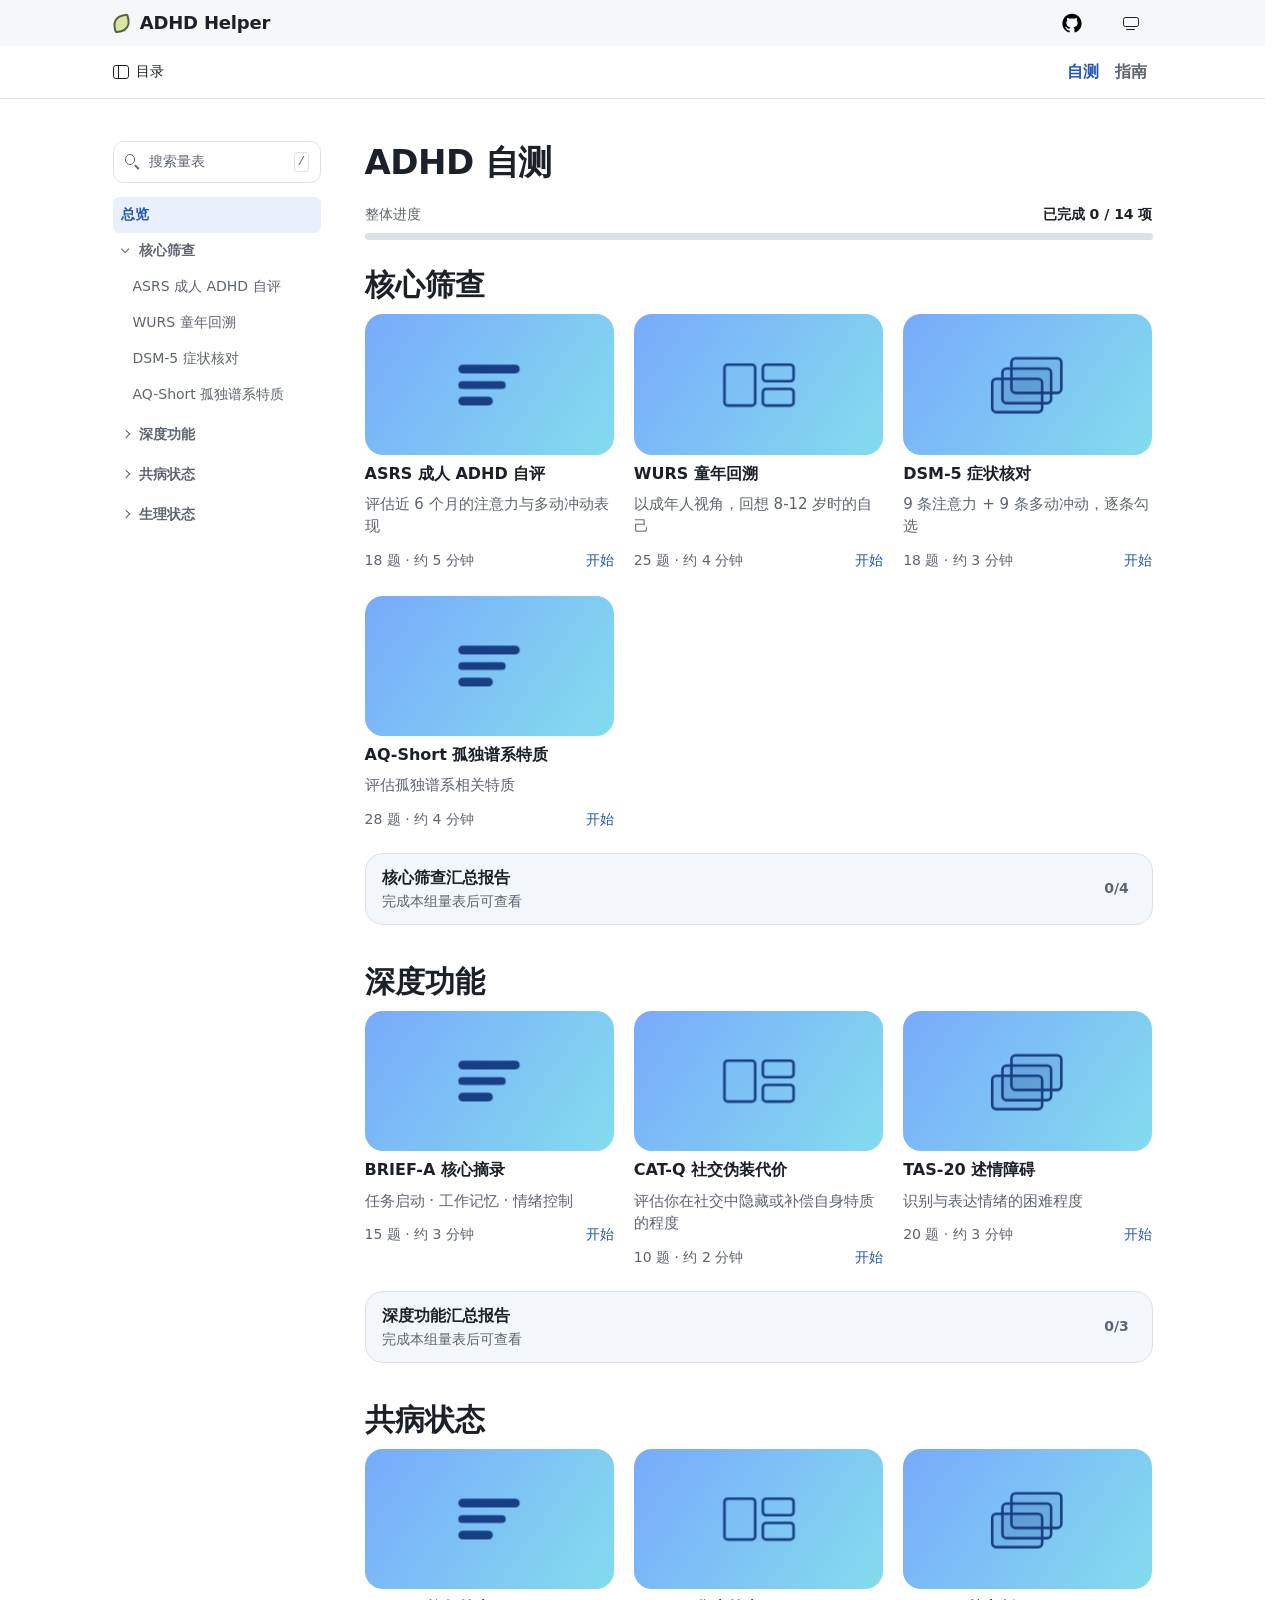
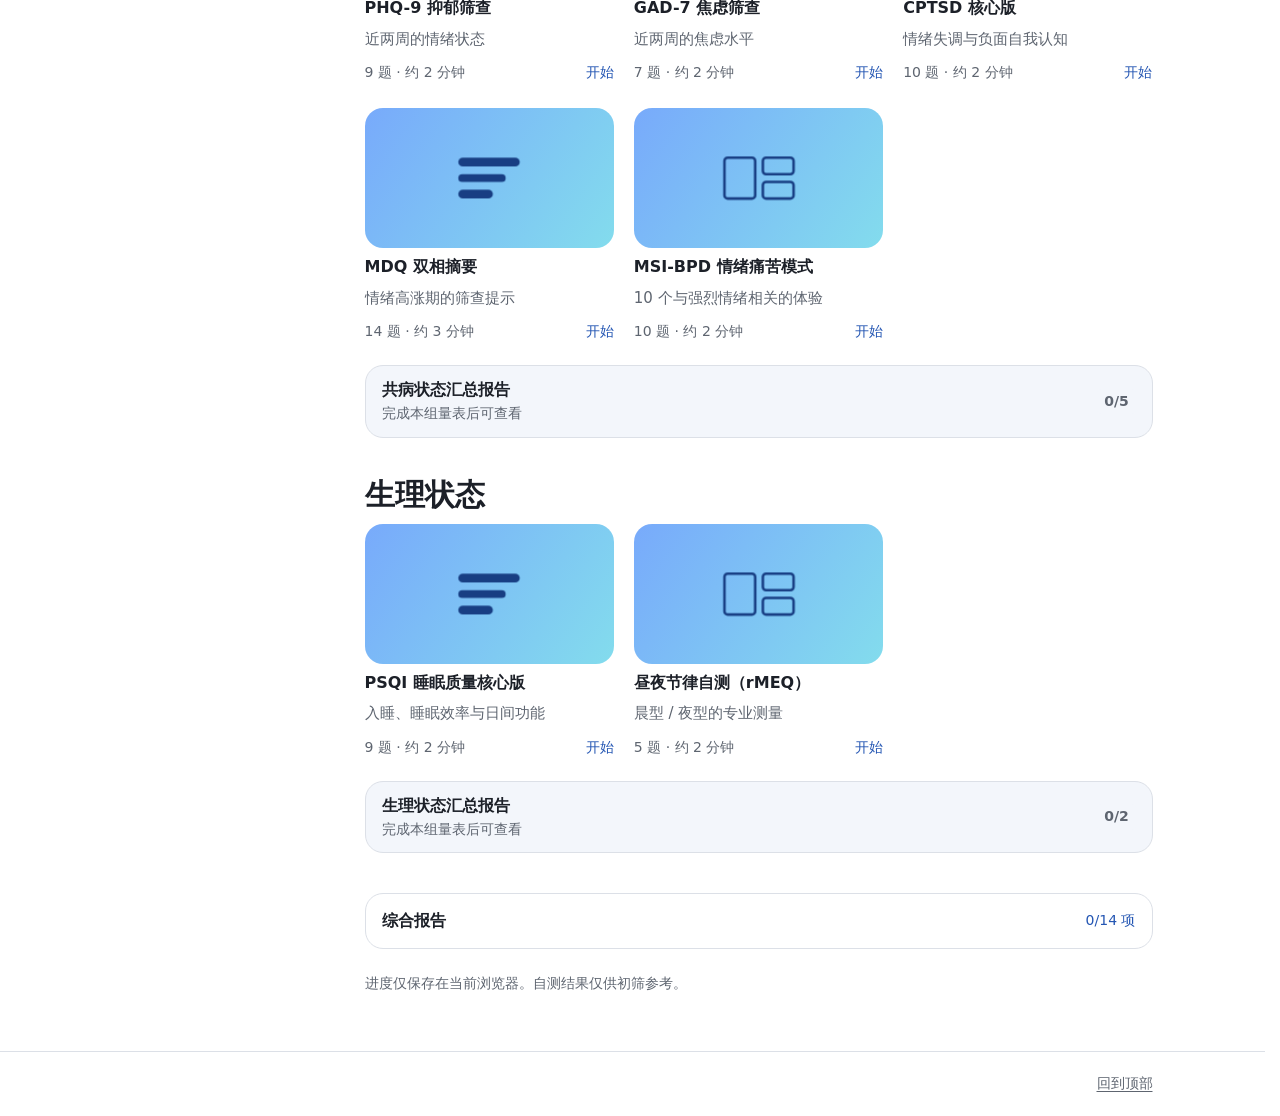
<file: index.html>
<!DOCTYPE html>
<html lang="zh-CN" data-guide-page="./guide.html">
<head>
<meta charset="UTF-8">
<meta name="viewport" content="width=device-width, initial-scale=1, viewport-fit=cover">
<title>ADHD 自测 · ADHD Helper</title>
<meta name="description" content="ADHD 与神经多样性自测，含 14 项量表与报告。">
<script>
function openLegacyGuideSection() {
  if (["#library", "#action", "#foundations", "#toolbox"].includes(location.hash)) {
    const target = new URL(document.documentElement.dataset.guidePage, location.href);
    const params = new URLSearchParams(location.search);
    if (target.searchParams.has("v")) params.set("v", target.searchParams.get("v"));
    target.search = params;
    target.hash = location.hash;
    location.replace(target);
  }
}
addEventListener("hashchange", openLegacyGuideSection);
openLegacyGuideSection();
</script>
<link rel="icon" type="image/png" href="site/assets/favicon.png">
<script src="site/assets/appearance.js"></script>
<link rel="stylesheet" href="site/assets/site.css">
<link rel="stylesheet" href="site/assets/guide.css">
<link rel="stylesheet" href="site/assets/assessment.css">
<script src="site/assets/search.js" defer></script>
</head>
<body class="assessment-page">
<a class="skip-link" href="#main">跳到正文</a>
<header class="site-header" id="top" tabindex="-1">
  <div class="wrap header-line">
    <a class="wordmark" href="./index.html"><span class="mark" aria-hidden="true"></span>ADHD Helper</a>
    <div class="header-tools">
      <a class="github-link" href="https://github.com/LukeSONG2000/adhd-helper" aria-label="GitHub" title="GitHub"><img src="site/assets/github.svg" width="20" height="20" alt=""></a>
      <button type="button" class="toolbar-button theme-control" id="theme-button" aria-label="外观" hidden>
        <span class="icon icon-display" aria-hidden="true"></span><span class="icon icon-sun" aria-hidden="true"></span><span class="icon icon-moon" aria-hidden="true"></span>
      </button>
    </div>
  </div>
</header>
<div class="guide-toolbar assessment-toolbar">
  <div class="wrap guide-toolbar-inner">
    <button type="button" class="toolbar-button directory-button" id="directory-button" aria-controls="guide-rail" aria-expanded="true" hidden><span class="icon icon-directory" aria-hidden="true"></span>目录</button>
    <nav class="site-sections" aria-label="主导航"><a href="./index.html" aria-current="page">自测</a><a href="./guide.html">指南</a></nav>
  </div>
</div>
<main id="main" class="wrap assessment">
  <noscript><p class="card">请启用 JavaScript，以便在浏览器里完成作答和生成报告。</p></noscript>


  <div class="wrap guide-layout" id="guide-layout" data-search-unit="项量表">
      <aside class="guide-rail" id="guide-rail" aria-label="量表目录">
        <div class="rail-sticky" id="rail-sticky">
          <div class="guide-navigator" id="guide-navigator">
            <div class="guide-filter" id="guide-filter" hidden>
              <span class="icon icon-search" aria-hidden="true"></span>
              <input id="guide-search" type="search" placeholder="搜索量表" aria-label="搜索量表" autocomplete="off" aria-controls="guide-tree">
              <kbd aria-hidden="true">/</kbd>
            </div>
            <p id="search-status" class="filter-status" role="status"></p>
            <nav class="guide-tree" id="guide-tree" aria-label="量表"></nav>
          </div>
        </div>
      </aside>
    <div class="assessment-content">
      <!-- ================= 首页 ================= -->
      <section class="screen assessment-overview" id="s-home">
        <h1 class="home-title" tabindex="-1">ADHD 自测</h1>
        <div class="home-progress">
          <div class="progress-row"><span>整体进度</span><strong id="home-progress-text"></strong></div>
          <div class="bar"><progress class="visually-hidden" id="home-progress" aria-label="已完成量表数" value="0"></progress></div>
        </div>
        <div id="entry-list"></div>
        <div class="report-list">
          <div id="comp-slot"></div>
        </div>
        <div class="home-tools">
          <button class="btn btn-ghost" id="export-report" onclick="showReportImage()">导出报告图片</button>
          <details class="quiet-details" id="home-more" hidden>
            <summary>更多操作</summary>
            <button class="btn btn-ghost" onclick="resetTest()">清除本机进度</button>
          </details>
        </div>
        <p class="home-note">进度仅保存在当前浏览器。自测结果仅供初筛参考。</p>
      </section>

  <!-- ================= 引导页 ================= -->
  <section class="screen" id="s-guide">
    <button class="back-btn screen-back" onclick="showHome()">返回量表目录</button>
    <h2 class="step-title" tabindex="-1" id="g-title"></h2>
    <p id="g-rule" class="answer-rule">请根据<strong id="g-focus"></strong><span id="g-rule-end"></span></p>
    <p class="quiet-note" id="g-method" hidden></p>
    <p class="quiet-note" id="g-notice" hidden></p>
    <div class="btn-row">
      <button class="btn btn-primary" id="g-start" aria-describedby="g-rule">开始测试</button>
      <button class="btn btn-ghost" id="g-retest" onclick="retestCurrentScale()" hidden>重新测试</button>
    </div>
  </section>

  <!-- ================= 答题页 ================= -->
  <section class="screen" id="s-quiz">
    <button class="back-btn screen-back" onclick="openGuide(MODULES.indexOf(curMod))">返回量表说明</button>
    <div class="topbar">
      <div class="progress-row">
        <span id="q-scope"></span>
        <span id="q-position"></span>
      </div>
      <div class="bar"><progress class="visually-hidden" id="q-bar" aria-label="本量表已答题数" value="0"></progress></div>
    </div>
    <div class="card q-card" id="q-card">
      <h2 tabindex="-1" class="q-text" id="q-text"></h2>
      <div class="q-hint" id="q-hint" hidden></div>
      <div class="options" id="options" role="group" aria-labelledby="q-text"></div>
      <details class="quiet-details" id="q-example" hidden>
        <summary>看例子</summary>
        <p id="q-ex"></p>
      </details>
    </div>
    <div class="quiz-actions">
      <button class="btn btn-ghost" id="q-back" onclick="goBack()">上一题</button>
    </div>
  </section>

  <!-- ================= 单项结果页 ================= -->
  <section class="screen" id="s-result">
    <p class="quiet-note result-scale" id="r-scale"></p>
    <h2 class="step-title" tabindex="-1" id="r-title"></h2>
    <p class="result-score" id="r-score"></p>
    <div class="safety-summary" id="r-safety" hidden></div>
    <p class="quiet-note">结果仅供初筛参考，不能替代临床诊断。</p>
    <div class="btn-row">
      <button class="btn btn-primary" id="r-next">下一个测试</button>
      <button class="btn btn-ghost" id="r-home" onclick="showHome()">返回量表目录</button>
    </div>
    <details class="report-section" id="r-detail">
      <summary>结果解读</summary>
      <div class="sec-body interpret" id="r-interpret"></div>
    </details>
    <details class="quiet-details" id="r-more">
      <summary>更多操作</summary>
      <div class="quiet-actions">
        <button class="btn btn-ghost" id="r-edit" onclick="startQuiz(true)" hidden>修改答案</button>
        <button class="btn btn-ghost" onclick="openGuide(MODULES.indexOf(curMod))">量表说明</button>
        <button class="btn btn-ghost" onclick="retestCurrentScale()">重新测试</button>
      </div>
    </details>
  </section>

  <!-- ================= 模块汇总报告 ================= -->
  <section class="screen" id="s-tabrep">
    <h2 class="step-title" tabindex="-1" id="tr-title"></h2>
    <p class="report-overview" id="tr-sub"></p>
    <div class="safety-summary" id="tr-safety" hidden></div>
    <p class="quiet-note">报告仅供初筛参考，不能替代临床诊断。</p>
    <div class="btn-row">
      <button class="btn btn-primary" id="tr-next-module">下一个模块测试</button>
      <button class="btn btn-ghost" id="tr-home" onclick="showHome()">返回量表目录</button>
    </div>
    <div class="report-sections" id="tr-body"></div>
    <a class="quiet-link" href="./guide.html">阅读指南</a>
  </section>

  <!-- ================= 综合报告 ================= -->
  <section class="screen" id="s-comp">
    <h2 class="step-title" tabindex="-1">综合评估报告</h2>
    <p class="report-overview" id="c-sub"></p>
    <div class="safety-summary" id="c-safety" hidden></div>
    <p class="quiet-note">报告仅供初筛参考，不能替代临床诊断。</p>
    <div class="btn-row">
      <button class="btn btn-primary" onclick="showReportImage()">导出报告图片</button>
      <button class="btn btn-ghost" onclick="showHome()">返回量表目录</button>
    </div>
    <div class="report-sections" id="c-body"></div>
    <a class="quiet-link" href="./guide.html">阅读指南</a>
    <p class="author">测试作者：烛火虫</p>
  </section>

  <!-- ================= 未解锁 ================= -->
  <section class="screen" id="s-locked">
    <h2 class="step-title" tabindex="-1" id="l-title"></h2>
    <p class="report-overview" id="l-sub"></p>
    <div class="btn-row">
      <button class="btn btn-primary" id="l-btn">继续测试</button>
      <button class="btn btn-ghost" onclick="showHome()">返回量表目录</button>
    </div>
    <details class="report-section" id="l-detail">
      <summary>未完成的量表</summary>
      <ul class="sec-body pending-list" id="l-body"></ul>
    </details>
  </section>
    </div>
  </div>
</main>
<dialog class="guide-drawer" id="guide-drawer" aria-labelledby="drawer-title">
  <div class="drawer-head"><h2 id="drawer-title">量表目录</h2><form method="dialog"><button type="submit" class="toolbar-button" aria-label="关闭目录" autofocus><span class="icon icon-close" aria-hidden="true"></span></button></form></div>
  <div class="drawer-body" id="drawer-body"></div>
</dialog>
<footer class="site-footer">
  <div class="wrap footer-line">
    <a href="#top">回到顶部</a>
  </div>
</footer>

<script>
/* =====================================================================
 * 0. 全局配置
 * ===================================================================== */
const STORE_KEY = "nd_matrix_v2";        // localStorage 存档键（v2：计分规范化后的新存档，避免读到旧版计分缓存）

/* 就诊前商业保险提醒：当结果建议去医院诊断时显示 */
const INSURANCE_TIP = `<p class="small" style="margin:6px 0 0;color:var(--t2);">💡 就诊前提醒：如你近期计划购买商业健康险或重疾险，建议先完成投保再就诊。因为一旦留下精神类疾病（如 ADHD）的确诊或就诊记录，可能影响后续核保与承保。</p>`;
/* 报告结尾的就诊前保险小提醒 */
const INSURANCE_CLOSE = rsec("就诊前小提醒", `<p>如你近期有就医计划，建议先配置好商业健康险或重疾险再就诊；因为一旦留下精神类疾病（如 ADHD）的确诊或就诊记录，可能影响后续投保与核保。</p>`);

const TABS = [
  { id: "core",     name: "核心筛查" },
  { id: "deep",     name: "深度功能" },
  { id: "comorbid", name: "共病状态" },
  { id: "physio",   name: "生理状态" }
];

/* 选项预设（v = 该选项计分值） */
const O = {
  f5:  [["从不",0],["很少",1],["有时",2],["经常",3],["非常频繁",4]],
  s5:  [["完全没有",0],["轻微",1],["中度",2],["明显",3],["非常严重",4]],
  c5:  [["从不",0],["偶尔",1],["有时",2],["经常",3],["几乎总是",4]],
  yn:  [["否",0],["是",1]],
  a4:  [["完全不符合",0],["略有不符合",1],["略有符合",2],["完全符合",3]],
  aq4: [["完全不符合",1],["略有不符合",2],["略有符合",3],["完全符合",4]],
  b3:  [["从不",0],["有时",1],["经常",2]],
  t5:  [["完全不符合",1],["比较不符合",2],["一般",3],["比较符合",4],["完全符合",5]],
  p4:  [["完全没有",0],["有几天",1],["一半以上时间",2],["几乎每天",3]]
};

/* =====================================================================
 * 1. 题库
 * ---------------------------------------------------------------------
 * 说明：每个模块 = 一个对象。items 为题目数组，opts 为选项预设。
 *      你现在可以直接替换 items 里的文字，数量与顺序任意；
 *      计分自动按 opts 的 v 值累加，无需改动其他代码。
 *      detail(a) 用于计算维度子分，conclude(r) 用于结论，interpret(r) 用于解析文案。
 * ===================================================================== */

/* ---------- 模块 1：ASRS（18 题，0-4 分，满分 72） ---------- */
const ASRS_ITEMS = [
  "做事时，我常因难以关注细节而粗心出错。",
  "做需要持续专注的事时，我很难一直保持注意力。",
  "别人和我说话时，我常常在走神、没听进去。",
  "任务到了收尾阶段，我常常就做不下去了。",
  "需要按顺序推进的事，我常常拖到最后才做。",
  "我常忘记约定、预约，或忘记答应过的事。",
  "需要安静坐着时，我常坐不住、手脚动不停。",
  "在需要长时间坐着的场合，我常忍不住起身。",
  "我常感到内心焦躁、像有股劲儿使不出来。",
  "在需要收住的场合，我常常话特别多。",
  "别人话没说完，我常忍不住先接话。",
  "需要排队或等待时，我常感到难以忍受。",
  "我常常在别人说话时插嘴或打断。",
  "日常生活中我常因粗心漏掉细节。",
  "我常把手机、钥匙、文件随手一放就找不到。",
  "周围有动静时，我很容易被带走注意力。",
  "我常同时开好几件事，最后一件都没做完。",
  "需要等待结果时，我常感到坐立难安。"
];

/* ---------- 模块 2：WURS（25 题，0-4 分，满分 100，36 分为界） ---------- */
const WURS_ITEMS = [
  "上课或写作业时，我很难长时间集中注意力。",
  "我常在上课时走神、做白日梦。",
  "我写作业拖拖拉拉，常要大人催。",
  "我在座位上坐不住，总想动来动去。",
  "我常弄丢课本、文具或作业本。",
  "我的书包、书桌或房间总是很乱。",
  "我做事鲁莽，不太考虑后果。",
  "我在课堂上很难安静听讲。",
  "我常和同伴在游戏或活动中起冲突。",
  "我话很多，常插嘴、打断别人。",
  "排队或轮流时，我很难耐心等待。",
  "我情绪变化很快，容易突然发脾气。",
  "被批评时我反应特别强烈，很难平静。",
  "我比同龄人更容易冲动，事后又后悔。",
  "我阅读时容易跳行、漏字。",
  "我写字潦草，很难写工整。",
  "我的成绩明显配不上我的聪明程度。",
  "我很难把需要按步骤的事做完。",
  "我常忘记老师布置的作业或要带的东西。",
  "一点动静就能把我从专注里拉走。",
  "我动作笨拙，容易磕碰受伤。",
  "我在课堂上小动作很多。",
  "我很难按时起床、按时完成事情。",
  "大人常说我精力太旺盛、像装了马达。",
  "我常凭一时兴致做事，兴趣来得快去得也快。"
];

/* ---------- 模块 3：DSM-5 症状核对（18 题，是/否） ---------- */
const DSM_ATT_ITEMS = [
  "完成任务时，我常因粗心或忽略细节而出错。",
  "我很难在任务或娱乐中保持较长时间的专注。",
  "别人直接和我说话时，我常显得心不在焉。",
  "我常无法按指令把事情做完（不是对抗或不理解）。",
  "我在组织任务、管理时间上常感到困难。",
  "我常回避或不愿开始需要持续动脑的事。",
  "我常弄丢必需的东西（钥匙、手机、文件等）。",
  "外界无关的刺激很容易让我分心。",
  "日常活动中我常忘事（回消息、缴费、约定等）。"
];
const DSM_HYP_ITEMS = [
  "我手脚常动个不停，或在座位上扭来扭去。",
  "需要安坐的场合，我常忍不住离开座位。",
  "我常感到坐立难安、浑身想动。",
  "我很难安静地参与休闲活动或放松。",
  "我常忙个不停，像身上装了马达。",
  "我说话常常特别多。",
  "别人问题没问完，我常抢着回答。",
  "排队或等待轮到我时，我常难以忍受。",
  "我常打断或介入别人的对话、事情。"
];

/* ---------- 模块 4：AQ-Short（28 题，1-4 分，满分 112，65 分为界，Hoekstra 版） ---------- */
const AQ_ITEMS = [
  "我常注意到别人忽略的细节。",
  "比起和人一起，我更愿意独自做事。",
  "声音、光线、气味等感官刺激很容易让我不适。",
  "我能很快察觉对话里的潜台词。",             // 反向
  "我喜欢事情按固定的顺序和流程进行。",
  "社交场合里，我常不知道该接什么话。",
  "对感兴趣的话题，我会钻研得非常深。",
  "我喜欢和别人一起做事。",                   // 反向
  "我常按字面理解别人的话，听不出言外之意。",
  "我能轻松读懂别人的情绪。",                 // 反向
  "计划突然改变会让我明显不适。",
  "我常沉浸在自己的思绪里。",
  "我更喜欢熟悉的做法，而不是尝试新方式。",
  "我能自然地参与闲聊。",                     // 反向
  "我常觉得自己的感受和别人不太一样。",
  "人群、噪音等环境刺激很容易让我疲惫。",
  "我擅长想象虚构的场景或人物。",             // 反向
  "社交之后我需要独处来恢复。",
  "我很难推断别人在想什么。",
  "我喜欢规则明确、预期清楚的环境。",
  "别人常说我说话太直接。",
  "我能很快看懂一个人的表情。",               // 反向
  "我会同时深挖几个感兴趣的方向。",
  "我很难从别人的角度看问题。",
  "我比多数人更容易注意到规律和模式。",
  "我常因为该说什么而紧张。",
  "我对触感、衣物标签等比较敏感。",
  "我更喜欢和人保持一定距离的相处方式。"
];
const AQ_REV = [3, 7, 9, 13, 16, 21]; // 反向计分题索引（0 起）

/* ---------- 模块 5：BRIEF-A 核心摘录（15 题，0-2 分，3 维度） ---------- */
const BRIEF_ITEMS = [
  // 任务启动（0-4）
  "即使知道该做，我也很难开始。",
  "我需要别人催着才能开始做事。",
  "我常把任务拖到最后一刻。",
  "开始做事前，我会先做很多无关的事。",
  "我很难决定第一步该做什么。",
  // 工作记忆（5-9）
  "我常忘记刚刚被告知的事。",
  "做事做到一半，我忘了下一步要做什么。",
  "走进一个房间后，我忘了自己要拿什么。",
  "我必须写下来才能记住事情。",
  "心算或记账时我容易出错。",
  // 情绪控制（10-14）
  "我容易因为小事发火。",
  "情绪上来时，我很难让自己停下来。",
  "被批评后，我要很久才能缓过来。",
  "情绪波动会直接影响我的做事效率。",
  "我常在小事发火后懊悔自己的反应。"
];
const BRIEF_DIMS = ["任务启动", "工作记忆", "情绪控制"];

/* ---------- 模块 7：CAT-Q 社交伪装（10 题，0-3 分，满分 30） ---------- */
const CATQ_ITEMS = [
  "我会模仿别人的表情和语气，让自己显得自然。",
  "我会提前准备话题，避免冷场。",
  "我会刻意控制自己的动作，让它看起来正常。",
  "社交后我会反复回想自己说错的话。",
  "我会隐藏自己真正感兴趣的话题。",
  "我会强迫自己维持眼神接触。",
  "社交时我会扮演一个更讨人喜欢的自己。",
  "我需要花很多力气才能让对话显得自然。",
  "我会压住自己的真实反应（不适、烦躁）。",
  "社交结束后我感到明显疲惫。"
];

/* ---------- 模块 8：TAS-20 述情障碍（20 题，1-5 分，满分 100，61 分为界） ---------- */
const TAS_ITEMS = [
  "我常不清楚自己此刻是什么感受。",
  "我很难用语言描述自己的情绪。",
  "我有时会突然情绪爆发，却说不清原因。",
  "我能轻松地描述自己的感受。",
  "我更愿意去体验感受，而不只是分析事情。",
  "难过时，我分不清是悲伤、愤怒还是害怕。",
  "我常分不清身体感觉和情绪的区别。",
  "我更愿意聊具体的事，而不是感受。",
  "我会回避谈自己的内心。",
  "与自己的情绪保持联结，对我来说很重要。",
  "别人说我太理性、太冷静。",
  "我很难察觉别人情绪的变化。",
  "我常用还好没事概括自己的状态。",
  "我很难分辨自己是紧张还是兴奋。",
  "我常事后才意识到当时的情绪。",
  "我觉得谈感受没什么用。",
  "我不太会安慰别人。",
  "即使彼此沉默，我也能感到和他人的亲近。",
  "审视自己的感受，能帮我更好地解决问题。",
  "我常感到内心一片空白，说不出感受。"
];

/* ---------- 模块 9：PHQ-9（9 题，0-3 分，满分 27） ---------- */
const PHQ_ITEMS = [
  "做事时提不起劲，或没有兴趣。",
  "感到心情低落、沮丧或绝望。",
  "入睡困难、睡不安稳，或睡得过多。",
  "感到疲倦、没有活力。",
  "食欲不振，或吃得比平时多很多。",
  "觉得自己很糟，或觉得自己让家人失望。",
  "注意力不集中（如看东西时容易走神）。",
  "动作或说话明显变慢；或烦躁、坐立不安。",
  "有不如死掉，或想伤害自己的念头。"
];

/* ---------- 模块 10：GAD-7（7 题，0-3 分，满分 21） ---------- */
const GAD_ITEMS = [
  "感到紧张、焦虑或急切。",
  "无法停止或控制自己的担忧。",
  "对各种各样的事情担忧过多。",
  "很难放松下来。",
  "因为不安而无法静坐。",
  "变得容易烦恼或易怒。",
  "感到好像会有可怕的事情发生。"
];

/* ---------- 模块 11：CPTSD 核心版（10 题，0-4 分，满分 40） ---------- */
const CPT_ITEMS = [
  "一点小事就能让我情绪失控。",
  "情绪来得很猛，我很难平复。",
  "我常感到麻木、心里空空的。",
  "我常觉得自己本质上有问题。",
  "我经常感到羞耻。",
  "我觉得自己不值得被好好对待。",
  "我很难信任别人。",
  "我总在警惕不好的事会发生。",
  "我常感到和周围的人有距离。",
  "我很难在关系里放松下来。"
];

/* ---------- 模块 12：MDQ 双相摘要（13 题是/否 + 1 题综合） ---------- */
const MDQ_ITEMS = [
  "曾有一段时间，我比平常更有精力、更自信。",
  "那段时间我睡得很少也不觉得累。",
  "那段时间我话比平常多很多。",
  "那段时间念头飞快，停不下来。",
  "那段时间我很容易被外界打断、分心。",
  "那段时间我做了很多计划外的事。",
  "那段时间我特别容易烦躁。",
  "那段时间我觉得自己能力特别强。",
  "那段时间我花钱比平常多，或冲动消费。",
  "那段时间我在人际上更主动甚至冒失。",
  "那段时间我做过事后后悔的冲动决定。",
  "别人觉得我那段时间不像平时的我。",
  "那种状态持续了几天以上。",
  "这些状态是否曾同时出现，并给我带来明显困扰？"   // 综合题
];

/* ---------- 模块 13：MSI-BPD（10 题，是/否，≥7 高风险） ---------- */
const MSI_ITEMS = [
  "我常因为害怕被抛下而反应强烈。",
  "我的人际关系常在极度亲密和疏远之间摆动。",
  "我对自己的看法经常剧烈变化。",
  "情绪很差时，我会冲动地做一些事后后悔的事。",
  "我曾在情绪崩溃时有过伤害自己的冲动。",
  "我常感到内心空虚。",
  "我容易暴怒，很难控制。",
  "压力大时，我会觉得一切不真实，或像抽离出去。",
  "我常觉得别人不可靠。",
  "我很难控制自己的情绪。"
];

/* ---------- 模块 14：PSQI 睡眠质量核心版（9 题，0-3 分，满分 27） ---------- */
const PSQI_ITEMS = [
  "上床后我要很久才能睡着。",
  "我夜里会醒来，或很早就醒。",
  "我的睡眠时长不够。",
  "白天我感到困倦、精力不足。",
  "睡眠问题已经影响到我的工作或学习。",
  "我需要靠刷手机才能入睡。",
  "一躺下，脑子里的念头就停不下来。",
  "我的作息时间很不固定。",
  "早上我很难起床。"
];

/* ---------- 模块 15：rMEQ 晨型-夜型问卷精简版（5 题，总分 4–24） ---------- */
const CHRONO_ITEMS = [
  { q: "如果你可以完全自由安排一天，你大概几点起床？", opts: [
    ["05:00–06:30", 5], ["06:30–07:45", 4], ["07:45–09:45", 3], ["09:45–11:00", 2], ["11:00–12:00", 1]
  ] },
  { q: "早上醒来后的头半小时，你通常感觉如何？", opts: [
    ["非常清醒", 4], ["比较清醒", 3], ["有点疲惫", 2], ["非常疲惫", 1]
  ] },
  { q: "如果要做一个很需要动脑的任务（比如考试），你更愿意安排在什么时候？", opts: [
    ["08:00–10:00", 4], ["11:00–13:00", 3], ["15:00–17:00", 2], ["19:00–21:00", 1]
  ] },
  { q: "一天中你感觉状态最好、最有精神的时间大概是？", opts: [
    ["05:00–08:00", 5], ["08:00–10:00", 4], ["10:00–17:00", 3], ["17:00–22:00", 2], ["22:00–05:00", 1]
  ] },
  { q: "你觉得自己是晨型人还是夜型人？", opts: [
    ["明显晨型", 6], ["偏晨型", 4], ["偏夜型", 2], ["明显夜型", 0]
  ] }
];

/* =====================================================================
 * 2. 模块定义（计分 / 结论 / 解析 / 引导页）
 * ===================================================================== */
const MODULES = [
  /* ---------------- Tab 1 核心筛查 ---------------- */
  {
    id: "asrs", tab: "core", icon: "⚡", color: "#EEF3E4",
    name: "ASRS 成人 ADHD 自评",
    desc: "评估近 6 个月的注意力与多动冲动表现",
    time: "5", items: ASRS_ITEMS, opts: O.f5,
    detail(a) {
      const iaIdx = [0,1,2,3,4,5,13,14,15,16], hiIdx = [6,7,8,9,10,11,12,17];
      const sum = idx => idx.reduce((s,i) => s + (a[i] || 0), 0);
      const core = a.slice(0,6).filter(v => v >= 2).length; // 核心 6 题中有时/经常/非常频繁数
      return { ia: sum(iaIdx), iaMax: iaIdx.length*4, hi: sum(hiIdx), hiMax: hiIdx.length*4, core };
    },
    conclude(r) {
      return r.detail.core >= 4
        ? { label: "高度疑似", emoji: "🔎" }
        : { label: "未达初筛阈值", emoji: "🌱" };
    },
    interpret(r) {
      const d = r.detail;
      let h = `<div class="dim">
        <div class="dim-row"><span>注意力缺陷（IA）</span><strong>${d.ia} / ${d.iaMax}</strong></div>
        <div class="dim-bar"><div class="dim-fill" style="width:${Math.round(d.ia/d.iaMax*100)}%"></div></div>
      </div>
      <div class="dim">
        <div class="dim-row"><span>多动 / 冲动（HI）</span><strong>${d.hi} / ${d.hiMax}</strong></div>
        <div class="dim-bar"><div class="dim-fill" style="width:${Math.round(d.hi/d.hiMax*100)}%"></div></div>
      </div>`;
      if (d.core >= 4) {
        h += `<p>6 道核心题中，你有 <strong>${d.core} 题</strong>选择了有时经常或非常频繁。在国际通用的 ASRS 初筛规则里，核心题有 4 题及以上达到这个频率，提示<strong>高度疑似成人 ADHD</strong>。</p>`;
      } else {
        h += `<p>6 道核心题中，有 <strong>${d.core} 题</strong>达到有时以上，暂未达到常用的初筛提示阈值。</p>`;
      }
      h += `<p>注意力维度（IA）偏高，通常表现为分心、粗心、拖延、难以组织和收尾；多动冲动维度（HI）偏高，则更多表现为坐立不安、内心焦躁、打断别人、凭冲动做决定。你的两个维度分别是 ${d.ia}/${d.iaMax} 与 ${d.hi}/${d.hiMax}，可以据此判断困扰主要落在哪一侧。</p>`;
      h += d.core >= 4
        ? `<p>💡 建议：这样的频率已经可能影响到工作、学习或关系，值得做一次正式评估，精神科或心理科都可以，医生会结合成长史一起判断。</p>${INSURANCE_TIP}`
        : `<p>💡 建议：目前未达提示阈值。如果生活中确实有明显困扰，可以先记录两周的注意力状况，再决定是否咨询。</p>`;
      return h;
    },
    guide: {
      title: "ASRS 成人 ADHD 自评量表",
      focus: "最近半年",
      instructionEnd: "的实际情况作答。"
    }
  },
  {
    id: "wurs", tab: "core", icon: "🕰️", color: "#fef6ee",
    name: "WURS 童年回溯",
    desc: "以成年人视角，回想 8-12 岁时的自己",
    time: "4", items: WURS_ITEMS, opts: O.s5,
    detail(a) { return {}; },
    conclude(r) {
      return r.score >= 36
        ? { label: "童年特征显著", emoji: "🕰️" }
        : { label: "童年特征不明显", emoji: "🌱" };
    },
    interpret(r) {
      let h = "";
      if (r.score >= 36) {
        h += `<p>你的童年回溯得分 <strong>${r.score} 分</strong>（36 分为分界线），提示这些特征在 8-12 岁时就已经相当明显。</p>
        <p>这些特征在童年时期就已经存在，你从小到大一直承担着比常人更多的负荷。这并不是你现在才出现的困扰，而是伴随你已久的特质。</p>
        <p>很多人在成长过程中学会了用意志力、清单、截止期限和自责来压住这些表现，所以外人看到的往往是挺靠谱的一个人，只有你自己知道维持这一切有多费力。</p>
        <p>💡 建议：这份回溯结果对医生判断是否 12 岁前起病很有价值，就诊时可以直接拿出来讲。</p>`;
      } else {
        h += `<p>你的童年回溯得分 <strong>${r.score} 分</strong>，低于 36 分的分界线，说明你记忆中的童年并没有集中出现这类特征。</p>
        <p>这提示：你现在遇到的注意力或执行困难，<strong>可能更多与近期的压力、情绪或睡眠有关</strong>，而不是从童年延续下来的特质。</p>
        <p>💡 建议：先看看后面的情绪与睡眠量表，也许答案在那里。</p>`;
      }
      return h;
    },
    guide: {
      title: "WURS 童年回溯量表",
      focus: "自己 8–12 岁时",
      instructionEnd: "的表现作答。"
    }
  },
  {
    id: "dsm", tab: "core", icon: "📋", color: "#eefef4",
    name: "DSM-5 症状核对",
    desc: "9 条注意力 + 9 条多动冲动，逐条勾选",
    time: "3", items: DSM_ATT_ITEMS.concat(DSM_HYP_ITEMS), opts: O.yn,
    detail(a) {
      return { att: a.slice(0,9).filter(v => v === 1).length,
               hyp: a.slice(9).filter(v => v === 1).length };
    },
    conclusionByDetail(d) {
      if (d.att >= 5 && d.hyp >= 5) return "ADHD-C型";
      if (d.att >= 5) return "ADHD-I型";
      if (d.hyp >= 5) return "ADHD-HI型";
      return "症状不明显";
    },
    conclude(r) {
      const l = this.conclusionByDetail(r.detail);
      return { label: l, emoji: l === "症状不明显" ? "🌱" : "🔎" };
    },
    summary(r) { return `注意(${r.detail.att}/9) 多动(${r.detail.hyp}/9) | 结论：${this.conclusionByDetail(r.detail)}`; },
    interpret(r) {
      const d = r.detail;
      let h = `<div class="dim">
        <div class="dim-row"><span>注意力不集中条目是</span><strong>${d.att} / 9</strong></div>
        <div class="dim-bar"><div class="dim-fill" style="width:${Math.round(d.att/9*100)}%"></div></div>
      </div>
      <div class="dim">
        <div class="dim-row"><span>多动 / 冲动条目是</span><strong>${d.hyp} / 9</strong></div>
        <div class="dim-bar"><div class="dim-fill" style="width:${Math.round(d.hyp/9*100)}%"></div></div>
      </div>`;
      const l = this.conclusionByDetail(d);
      if (l === "ADHD-C型") h += `<p>两个维度都达到 5 条及以上，属于<strong>混合型（ADHD-C）</strong>：分心和冲动同时存在，互相放大。</p>`;
      else if (l === "ADHD-I型") h += `<p>注意力维度达到显著水平，多动冲动相对轻微，属于<strong>注意力缺陷为主型（ADHD-I）</strong>。这类安静的 ADHD最容易被误读成懒不用心。</p>`;
      else if (l === "ADHD-HI型") h += `<p>多动冲动维度达到显著水平，注意力条目相对轻，属于<strong>多动冲动为主型（ADHD-HI）</strong>：坐不住、抢话、冲动决定的比重更大。</p>`;
      else h += `<p>两个维度都未达到 5 条这一阈值，当前症状表现较为轻微。</p>`;
      h += `<p class="small">DSM-5 完整诊断还需满足：12 岁前起病、在两个以上场景出现、明确影响功能。本核对只覆盖条目这一层。</p>`;
      return h;
    },
    guide: {
      title: "DSM-5 症状核对清单",
      focus: "日常经常出现的情况"
    }
  },
  {
    id: "aq", tab: "core", icon: "🧩", color: "#f3f0ff",
    name: "AQ-Short 孤独谱系特质",
    desc: "评估孤独谱系相关特质",
    time: "4", items: AQ_ITEMS, opts: O.aq4, rev: AQ_REV,
    detail(a) { return {}; },
    conclude(r) {
      return r.score >= 65
        ? { label: "高度符合 ASD 特质", emoji: "🧩" }
        : { label: "未达提示阈值", emoji: "🌱" };
    },
    interpret(r) {
      let h = "";
      if (r.score >= 65) {
        h += `<p>你的得分 <strong>${r.score} 分</strong>，达到 65 分的提示线，说明你在社交理解、感官敏感、偏好规律、兴趣深度等方面，呈现出较多<strong>孤独谱系（ASD）特质</strong>。</p>
        <p>需要特别说明的是：<strong>ASD 特质常常被社交伪装所掩盖</strong>。很多人从小被期待懂事、体贴、会看眼色，于是主动学会微笑、接话、模仿别人的反应，看起来社交无碍，但每一次互动都在消耗大量心力。长期伪装的结果，往往是成年后持续的疲惫、社交后需要长时间独处恢复，甚至搞不清哪个才是真正的我。<span class="small">（这类伪装在女性身上尤其常见，因此女性的 ASD 往往更晚才被识别。）</span></p>
        <p>这类耗竭常被误认为抑郁或内向，也常和 ADHD 同时出现。</p>
        <p>💡 建议：如果这些描述让你有共鸣，可以进一步了解孤独谱系（ASD）的表现，而不必急着给自己下结论。</p>`;
      } else {
        h += `<p>你的得分 <strong>${r.score} 分</strong>，未达到 65 分的提示线，ASD 相关特质的整体表现不突出。</p>
        <p>当然，量表无法覆盖所有情况，如果你在社交场合长期感到在演，或对声音、光线格外敏感，仍值得单独关注。</p>`;
      }
      return h;
    },
    guide: {
      title: "AQ-Short 孤独谱系特质筛查",
      focus: "长期一贯的表现"
    }
  },

  /* ---------------- Tab 2 深度功能 ---------------- */
  {
    id: "brief", tab: "deep", icon: "🧠", color: "#eef7ff",
    name: "BRIEF-A 核心摘录",
    desc: "任务启动 · 工作记忆 · 情绪控制",
    time: "3", items: BRIEF_ITEMS, opts: O.b3,
    detail(a) {
      const s = [0,1,2].map(k => a.slice(k*5, k*5+5).reduce((x,y) => x + (y||0), 0));
      return { scores: s, maxEach: 10, weakest: BRIEF_DIMS[s.indexOf(Math.max(...s))], total: s.reduce((x,y)=>x+y,0) };
    },
    conclude(r) {
      const d = r.detail, avg = d.total / 15;
      if (avg >= 1.2) return { label: `执行负荷偏高（最弱：${d.weakest}）`, emoji: "🧠" };
      if (avg >= 0.7) return { label: `执行负荷中等（最弱：${d.weakest}）`, emoji: "🌤️" };
      return { label: "执行功能负荷较低", emoji: "🌱" };
    },
    interpret(r) {
      const d = r.detail;
      let h = `<p>三个维度的得分（每项满分 10）：</p>`;
      BRIEF_DIMS.forEach((name, i) => {
        h += `<div class="dim">
          <div class="dim-row"><span>${name}</span><strong>${d.scores[i]} / 10</strong></div>
          <div class="dim-bar"><div class="dim-fill" style="width:${d.scores[i]*10}%"></div></div>
        </div>`;
      });
      const desc = {
        "任务启动": "开始一件事对你来说格外费劲，不是不想做，而是启动这一步像有一堵墙。拖延往往卡在这里。",
        "工作记忆": "信息在脑子里存不住：听完就忘、做到一半忘了下一步。这不是记性差，而是工作记忆的便签纸太小。",
        "情绪控制": "情绪的反应速度和强度都偏高，小事也能点着火，事后又容易懊悔。"
      };
      h += `<p>你最薄弱的环节是 <strong>${d.weakest}</strong>。${desc[d.weakest]}</p>`;
      h += `<p>💡 建议：与其全面改造自己，不如只针对这一个环节设计外部支架，比如把启动动作拆到极小、把记忆外包给便签和提醒、在情绪爆发前设一个物理暂停。</p>`;
      return h;
    },
    guide: {
      title: "BRIEF-A 执行功能核心摘录",
      focus: "最近一个月",
      instructionEnd: "里做事时遇到的困难作答。",
      method: "没遇过的情境，可以估计自己完成的难度。"
    }
  },
  {
    id: "catq", tab: "deep", icon: "🎭", color: "#f5f0ff",
    name: "CAT-Q 社交伪装代价",
    desc: "评估你在社交中隐藏或补偿自身特质的程度",
    time: "2", items: CATQ_ITEMS, opts: O.a4,
    detail(a) { return {}; },
    conclude(r) {
      if (r.score >= 18) return { label: "伪装代价高", emoji: "🎭" };
      if (r.score >= 10) return { label: "伪装代价中等", emoji: "🌤️" };
      return { label: "伪装负担较低", emoji: "🌱" };
    },
    interpret(r) {
      let h = "";
      if (r.score >= 18) {
        h += `<p>你的得分 <strong>${r.score} / 30</strong>，说明你在社交中投入了大量精力去<strong>掩饰、补偿和模仿</strong>。</p>
        <p>伪装不是虚伪，而是一种保护：你学会了用合适的表情、合适的语气、合适的话题，让自己不被看穿、不被排斥。但它的代价是，<strong>每一次社交都变成一场需要全神贯注的表演</strong>，结束后只想瘫着，谁也不想见。</p>
        <p>长期如此，常见的后果是：社交后极度疲惫、越来越回避场合、以及他们喜欢的是我演出来的那个人的疏离感。</p>
        <p>💡 建议（去伪装化）：不必一次卸下所有面具。先从<strong>最安全的一两个关系</strong>开始，练习少演一点，允许自己说我没听懂，允许自己提前离场，允许沉默。同时给社交后的自己留出固定的恢复时间。</p>`;
      } else if (r.score >= 10) {
        h += `<p>你的得分 <strong>${r.score} / 30</strong>，存在一定的社交伪装，但还没有到高消耗的程度。你可能只在某些场合（如陌生人多的聚会、需要表现的工作场景）才会明显进入表演状态，大多数时候还算放松。</p>
        <p>这类轻微的伪装本身不是问题，很多人都会在特定场合调整自己。只是要留意：<strong>哪些场合让你最累、结束后最想独处</strong>，这些就是你伪装成本最高的地方。</p>
        <p>💡 建议：对高消耗的场合适当减少次数、提前准备、或给自己留出事后恢复的时间，能省下不少力气。</p>`;
      } else {
        h += `<p>你的得分 <strong>${r.score} / 30</strong>，社交中的伪装负担较低，你大多时候能以接近本来的样子与人相处，不需要花太多心力去扮演别人。</p>
        <p>这意味着你在社交中保留了更多真实的能量，是很好的状态。当然，这不代表你从不调整自己——只是这种调整没有成为你的主要消耗。</p>`;
      }
      return h;
    },
    guide: {
      title: "CAT-Q 社交伪装量表（摘录）",
      focus: "真实的社交习惯"
    }
  },
  {
    id: "tas", tab: "deep", icon: "🌫️", color: "#eef7f7",
    name: "TAS-20 述情障碍",
    desc: "识别与表达情绪的困难程度",
    time: "3", items: TAS_ITEMS, opts: O.t5, rev: [3, 4, 9, 17, 18], // 反向题：原版第 4/5/10/18/19 题
    detail(a) { return {}; },
    conclude(r) {
      if (r.score >= 61) return { label: "重度述情障碍", emoji: "🌫️" };
      if (r.score >= 51) return { label: "中度述情障碍", emoji: "🌤️" };
      return { label: "述情能力良好", emoji: "🌱" };
    },
    interpret(r) {
      let h = "";
      if (r.score >= 61) {
        h += `<p>你的得分 <strong>${r.score} 分</strong>（≥61 分为重度），提示存在明显的<strong>述情障碍</strong>：不是没有情绪，而是情绪在<strong>察觉 → 识别 → 命名 → 表达</strong>这条链上被卡住了。</p>
        <p>具体来说：身体可能有反应（胸口闷、胃紧、烦躁），但你说不清那是什么；别人问你怎么了，你只能回答没事就是有点烦；你更擅长谈事情，不擅长谈感受；有时情绪会突然爆发，自己也被吓一跳。</p>
        <p>这不是冷漠，也不是不合格，而是一种<strong>情绪加工方式的差异</strong>。它常和 ADHD、ASD、创伤经历同时出现，也会让焦虑抑郁更难被及时发现。</p>
        <p>💡 建议：从身体感受入手比从情绪名称入手容易，先记录身体哪里紧、什么情况下紧，再慢慢给它配一个词。</p>`;
      } else if (r.score >= 51) {
        h += `<p>你的得分 <strong>${r.score} 分</strong>，处于中等区间：你能感知情绪，但在<strong>精细区分和用语言表达</strong>上会有些吃力。</p>
        <p>💡 建议：试着把烦拆成更具体的词（委屈？被忽视？来不及？），命名的过程本身就会降低强度。</p>`;
      } else {
        h += `<p>你的得分 <strong>${r.score} 分</strong>，述情能力良好，你通常能察觉、分辨并说出自己的感受——这本身就是一项很实用的能力，尤其在需要向医生或他人描述自己状态时。</p>
        <p>情绪对你说得清楚，意味着它更多是信息而不是迷雾。保持即可，也可以在压力大时继续用简单的方式关照自己，比如偶尔问自己一句「我现在具体是什么感受」。</p>`;
      }
      return h;
    },
    guide: {
      title: "TAS-20 述情障碍量表",
      focus: "平时的表现",
      method: "不确定时可以选中间项。"
    }
  },

  /* ---------------- Tab 3 共病与情绪 ---------------- */
  {
    id: "phq9", tab: "comorbid", icon: "🌧️", color: "#eef2ff",
    name: "PHQ-9 抑郁筛查",
    desc: "近两周的情绪状态",
    time: "2", items: PHQ_ITEMS, opts: O.p4,
    detail(a) { return { selfHarm: a[8] || 0 }; },
    conclude(r) {
      const s = r.score;
      if (s >= 20) return { label: "重度抑郁倾向", emoji: "🌧️" };
      if (s >= 15) return { label: "中重度抑郁倾向", emoji: "🌧️" };
      if (s >= 10) return { label: "中度抑郁倾向", emoji: "🌥️" };
      if (s >= 5) return { label: "轻度抑郁倾向", emoji: "🌤️" };
      return { label: "无明显抑郁倾向", emoji: "🌱" };
    },
    interpret(r) {
      let h = `<p>得分 <strong>${r.score} / 27</strong>。分级参考：0-4 无／5-9 轻度／10-14 中度／15-19 中重度／20-27 重度。</p>`;
      if (r.score >= 10) {
        h += `<p>目前的情绪状态已经达到需要重视的程度。抑郁会直接带来注意力下降、动力不足、拖延加重，这些表现<strong>和 ADHD 高度重叠</strong>，所以在这一阶段很难分辨哪些是情绪造成的。</p>
        <p>💡 建议：优先处理情绪。规律作息、减少负荷、必要时寻求专业帮助，等情绪稳定后再回看注意力问题，判断会更准确。</p>`;
      } else {
        h += `<p>目前情绪状态整体平稳，抑郁症状不突出。过去两周里，你的动力、兴趣和睡眠大多能维持正常节奏，这为处理其他问题（比如注意力或睡眠）留出了更好的空间。</p>
        <p>💡 建议：偶尔有几天情绪低落属正常波动；但若这种低落连续出现、或开始影响你起床、工作、与人相处，即使分数不高也值得再次关注。</p>`;
      }
      if (r.detail.selfHarm > 0) {
        h += `<p class="safety-message">你提到过不如死掉或伤害自己的念头。<strong>请优先照顾自己的安全</strong>：联系身边信任的人，或拨打当地心理援助热线（如 12356 心理援助热线）。你不需要一个人扛。</p>`;
      }
      return h;
    },
    guide: {
      title: "PHQ-9 抑郁筛查",
      focus: "最近两周",
      instructionEnd: "内每种情况出现的天数作答。",
      notice: "第 9 题涉及自伤念头。如果有相关念头，请及时寻求帮助。"
    }
  },
  {
    id: "gad7", tab: "comorbid", icon: "🌀", color: "#eefaff",
    name: "GAD-7 焦虑筛查",
    desc: "近两周的焦虑水平",
    time: "2", items: GAD_ITEMS, opts: O.p4,
    detail(a) { return {}; },
    conclude(r) {
      const s = r.score;
      if (s >= 15) return { label: "重度焦虑倾向", emoji: "🌀" };
      if (s >= 10) return { label: "中度焦虑倾向", emoji: "🌥️" };
      if (s >= 5) return { label: "轻度焦虑倾向", emoji: "🌤️" };
      return { label: "无明显焦虑倾向", emoji: "🌱" };
    },
    interpret(r) {
      let h = `<p>得分 <strong>${r.score} / 21</strong>。分级参考：0-4 无／5-9 轻度／10-14 中度／15-21 重度。</p>`;
      if (r.score >= 10) {
        h += `<p>焦虑水平偏高。长期焦虑会占用工作记忆，你会发现自己记不住、坐不住、脑子转个不停，看起来非常像 ADHD。</p>
        <p>💡 建议：先把焦虑当作主线处理（呼吸训练、减少咖啡因、规律运动、必要时专业帮助），再评估注意力。</p>`;
      } else {
        h += `<p>焦虑水平整体在正常范围内。过去两周里，你的紧张和担忧没有明显占用你的精力，这对注意力和睡眠都是好消息。</p>
        <p>💡 建议：偶尔的紧张是正常的。如果发现自己在特定情境（如截止期限、社交、健康担忧）里会明显紧绷，可以留意那种紧张是否来得快、去得也快；若持续超过两周且难以自控，再考虑进一步评估。</p>`;
      }
      return h;
    },
    guide: {
      title: "GAD-7 焦虑筛查",
      focus: "最近两周",
      instructionEnd: "内每种情况出现的天数作答。"
    }
  },
  {
    id: "cptsd", tab: "comorbid", icon: "🪨", color: "#f6f0ff",
    name: "CPTSD 核心版",
    desc: "情绪失调与负面自我认知",
    time: "2", items: CPT_ITEMS, opts: O.c5,
    detail(a) {
      const emo = a.slice(0,3).reduce((x,y)=>x+(y||0),0);
      const self = a.slice(3,6).reduce((x,y)=>x+(y||0),0);
      const rel = a.slice(6,10).reduce((x,y)=>x+(y||0),0);
      return { emo, self, rel };
    },
    conclude(r) {
      const s = r.score;
      if (s >= 30) return { label: "创伤相关反应显著", emoji: "🪨" };
      if (s >= 20) return { label: "创伤相关反应较明显", emoji: "🌥️" };
      if (s >= 10) return { label: "存在部分创伤相关反应", emoji: "🌤️" };
      return { label: "创伤相关反应较少", emoji: "🌱" };
    },
    interpret(r) {
      const d = r.detail;
      const dims = [
        { name: "情绪失调", v: d.emo, desc: "情绪来得快、强度大，难以平复，或对自己的情绪感到害怕与失控" },
        { name: "负面自我认知", v: d.self, desc: "长期觉得自己不够好、有羞耻感、习惯性自责，或觉得自己不值得被好好对待" },
        { name: "关系与警觉", v: d.rel, desc: "与人相处时容易高度警觉、难以信任，常担心被拒绝、被抛弃或受到威胁" }
      ];
      const top = dims.slice().sort((a, b) => b.v - a.v)[0];
      let h = `<p>得分 <strong>${r.score} / 40</strong>。三个方向的分布：情绪失调 ${d.emo}/12、负面自我认知 ${d.self}/12、关系与警觉 ${d.rel}/16。</p>`;
      if (r.score >= 30) {
        h += `<p>你在情绪调节、自我认知和关系层面都承受着相当大的压力，这些反应已经比较明显。它们往往来自<strong>长期处于不安全环境</strong>后形成的自我保护：高度警觉、容易羞耻、难以信任。</p>
        <p>这些反应会显著消耗注意力资源，也常被误认为情绪化或性格问题。其中最突出的是<strong>${top.name}</strong>——${top.desc}。</p>
        <p>💡 建议：创伤相关的议题，效果最好的往往不是自助技巧，而是<strong>与受过创伤培训的专业人士一起工作</strong>。如果条件允许，这是值得优先投入的方向。</p>`;
      } else if (r.score >= 20) {
        h += `<p>你在情绪调节和自我认知上承受着一定的压力，已经能感到这些反应对日常的拖累。其中最突出的是<strong>${top.name}</strong>：${top.desc}。</p>
        <p>这类反应常被误认为情绪化或性格问题，其实更像一套在长期不安全环境中形成的<strong>自我保护机制</strong>——它们曾经保护过你，只是现在代价越来越高。</p>
        <p>💡 建议：可以先从稳定作息、减少过度刺激入手，同时留意什么情境最容易触发你的警觉或羞耻。若这些反应持续影响生活，值得考虑与受过创伤培训的专业人士一起梳理。</p>`;
      } else if (r.score >= 10) {
        h += `<p>你目前<strong>存在一部分创伤相关的反应</strong>，程度不算高，但也不是完全无感——有些情境仍会勾起你的警觉、羞耻或情绪起伏。其中相对突出的是<strong>${top.name}</strong>：${top.desc}。</p>
        <p>这类反应往往在<strong>压力大、睡眠不足或遇到类似旧情境</strong>时被放大，平时则可能不显。它不一定要立刻处理，但值得你对自己多一分留意：什么时候会突然紧绷、突然自责、突然想逃离，这些瞬间背后往往藏着过去的经验。</p>
        <p>💡 建议：目前以<strong>自我照顾</strong>为主——稳定作息、保证睡眠、减少不必要的消耗，并试着在平静时把这些反应记录下来。如果它们开始频繁影响你的情绪或关系，再考虑寻求专业帮助。</p>`;
      } else {
        h += `<p>目前创伤相关反应的整体水平<strong>较低</strong>，三个方向都比较平稳：你能较好地调节情绪、自我评价相对稳定、在关系里也不容易过度警觉。这是很好的基础。</p>
        <p>不过，如果你在<strong>某些特定情境</strong>（比如被批评、冲突、被忽视）里仍会突然反应过激、难以自控，即使日常分数不高，也值得留意这些瞬间是否与过去的经历有关——分数低不等于完全没有相关体验，只是它目前没有成为生活的主要负担。</p>
        <p>💡 建议：保持现状，同时照顾好睡眠和压力水平即可。</p>`;
      }
      return h;
    },
    guide: {
      title: "CPTSD 核心症状筛查",
      focus: "最近一段时间的通常状态",
      notice: "可能触及不愉快的回忆。你可以随时停下。"
    }
  },
  {
    id: "mdq", tab: "comorbid", icon: "🌗", color: "#fff8ee",
    name: "MDQ 双相摘要",
    desc: "情绪高涨期的筛查提示",
    time: "3", items: MDQ_ITEMS, opts: O.yn,
    detail(a) { return { yes: a.slice(0,13).filter(v => v === 1).length, combined: a[13] === 1 }; },
    conclude(r) {
      return (r.detail.yes >= 7 && r.detail.combined)
        ? { label: "提示双相风险", emoji: "🌗" }
        : { label: "未达提示阈值", emoji: "🌱" };
    },
    summary(r) { return `符合 ${r.detail.yes}/13 项 | 结论：${this.conclude(r).label}`; },
    interpret(r) {
      const d = r.detail;
      let h = `<p>你勾选了 <strong>${d.yes} / 13</strong> 项情绪高涨期表现${d.combined ? "，且确认这些状态曾同时出现并造成困扰" : "，但未确认同时出现或造成明显困扰"}。</p>`;
      if (d.yes >= 7 && d.combined) {
        h += `<p>结果提示存在一定的<strong>双相谱系风险</strong>。这不是诊断，但很重要，因为双相和 ADHD 的部分表现（话多、精力旺、冲动）高度相似，而处理方式完全不同。若被当作单纯 ADHD 处理，可能会带来风险。</p>
        <p>💡 建议：如果确实有周期性的高涨期与低谷期，就诊时<strong>主动告诉医生</strong>，并尽量记录情绪波动的周期。是否属于双相，必须由专业医生判断，请不要自行下结论。</p>`;
      } else {
        h += `<p>目前未达到双相风险的常用提示阈值，说明你没有出现一段明确、成片的高涨期——那种精力过剩、话多、睡眠减少却仍不累、情绪异常高涨的状态。</p>
        <p>这通常意味着你的情绪起伏更多是日常范围内的波动，而不是周期性的高涨-低谷模式。若之后出现明显的高涨期，尤其持续数天且影响生活，可以再来回顾这份结果。</p>`;
      }
      return h;
    },
    guide: {
      title: "MDQ 双相谱系筛查（摘要）",
      focus: "曾经的情绪高涨期",
      method: "回想精力或情绪明显不同于平常的一段时间。"
    }
  },
  {
    id: "msi", tab: "comorbid", icon: "🫂", color: "#fff0f0",
    name: "MSI-BPD 情绪痛苦模式",
    desc: "10 个与强烈情绪相关的体验",
    time: "2", items: MSI_ITEMS, opts: O.yn,
    detail(a) { return {}; },
    conclude(r) {
      if (r.score >= 7) return { label: "情绪痛苦模式明显", emoji: "🫂" };
      if (r.score >= 4) return { label: "存在部分相关体验", emoji: "🌤️" };
      return { label: "相关体验较少", emoji: "🌱" };
    },
    interpret(r) {
      let h = `<p>你勾选了 <strong>${r.score} / 10</strong> 项${r.score >= 7 ? "，达到常用的高风险提示线" : ""}。</p>`;
      if (r.score >= 7) {
        h += `<p>需要先说清楚一件事：这些条目描述的<strong>不是人格有问题</strong>，而是一个人在长期情绪痛苦中发展出的<strong>自我保护模式</strong>，用强烈的反应留住关系、用冲动缓解难以忍受的内心、用抽离来隔开痛苦。它们曾经保护过你。</p>
        <p>只是当这种模式持续下去，代价会越来越高：关系剧烈起伏、自我评价崩塌、反复的空虚感。</p>
        <p>💡 建议：这类困扰对<strong>专门针对情绪调节的疗法</strong>（如 DBT 辩证行为疗法）反应较好。寻求帮助不是给自己贴标签，而是学一套更省力的活法。请优先寻找受过相关训练的专业人士。</p>`;
      } else if (r.score >= 4) {
        h += `<p>你有一些相关体验，但未到高风险区间：可能在强烈情绪下偶尔会冲动、会害怕被抛弃、会有比较明显的情绪起伏，但这些还没有成为你生活中的固定模式。</p>
        <p>情绪波动本身是可以被理解和改善的。留意这些体验通常在<strong>什么情况下被触发</strong>（比如关系紧张、被否定、独处时的空虚感），是很好的起点。</p>
        <p>💡 建议：目前不需要急着给自己定性。可以先练习在情绪上来时缓一缓——深呼吸、离开现场、把感受写下来，往往能拉开一点距离。</p>`;
      } else {
        h += `<p>相关体验较少，情绪调节整体比较稳定：你在关系里不容易有剧烈起伏，自我评价也相对稳当，被情绪冲垮的时候不多。</p>
        <p>这说明你目前有一套比较省力的情绪应对方式。保持即可，也可以把这份稳定当作处理其他问题（如注意力、睡眠）时的底气。</p>`;
      }
      return h;
    },
    guide: {
      title: "MSI-BPD 情绪痛苦模式筛查",
      focus: "长期反复出现的体验"
    }
  },

  /* ---------------- Tab 4 生理状态 ---------------- */
  {
    id: "psqi", tab: "physio", icon: "🌙", color: "#eef3ff",
    name: "PSQI 睡眠质量核心版",
    desc: "入睡、睡眠效率与日间功能",
    time: "2", items: PSQI_ITEMS, opts: O.p4,
    detail(a) {
      const fall = [0,5,6].reduce((s,i) => s + (a[i]||0), 0);   // 入睡困难
      const eff  = [1,2,7].reduce((s,i) => s + (a[i]||0), 0);   // 睡眠效率
      const day  = [3,4,8].reduce((s,i) => s + (a[i]||0), 0);   // 日间功能
      const worst = fall >= eff && fall >= day ? "入睡困难" : (eff >= day ? "睡眠效率" : "日间功能");
      return { fall, eff, day, worst };
    },
    conclude(r) {
      if (r.score >= 16) return { label: `睡眠质量差（突出：${r.detail.worst}）`, emoji: "🌙" };
      if (r.score >= 8) return { label: `睡眠质量偏差（突出：${r.detail.worst}）`, emoji: "🌥️" };
      if (r.score >= 4) return { label: "轻度睡眠问题", emoji: "🌤️" };
      return { label: "睡眠状况良好", emoji: "🌱" };
    },
    interpret(r) {
      const d = r.detail;
      let h = `<p>得分 <strong>${r.score} / 27</strong>，其中：入睡困难 ${d.fall}/9、睡眠效率 ${d.eff}/9、日间功能 ${d.day}/9。</p>`;
      if (r.score >= 8) {
        h += `<p>你的睡眠已经明显影响到白天的状态，最突出的方面是 <strong>${d.worst}</strong>。</p>`;
        const map = {
          "入睡困难": "躺下后脑子停不下来、需要很久才能睡着，会让第二天的工作记忆和情绪控制明显变差，这本身就会制造出像 ADHD的表现。",
          "睡眠效率": "睡眠时间不足、夜里易醒或作息不固定，会直接削弱前额叶功能：注意力、冲动控制、计划能力都会打折。",
          "日间功能": "白天困倦、精力不足，会让所有执行功能雪上加霜。这不是意志力问题，是生理基础不足。"
        };
        h += `<p>${map[d.worst]}</p>`;
        h += `<p>💡 建议：在所有干预里，<strong>睡眠的性价比最高</strong>。先固定起床时间、减少睡前屏幕、把床只留给睡觉，坚持两周通常就能看到变化。</p>`;
      } else {
        h += `<p>整体睡眠状况尚可，暂未表现出明显的睡眠障碍信号：你的入睡、睡眠效率和白天状态大多能维持在一个还不错的水平。</p>
        <p>不过睡眠是波动最大的指标之一，压力大或作息被打乱时很容易下滑。可以留意自己<strong>周末和假期</strong>的睡眠是否有明显变化，以及白天是否长期靠咖啡或强撑来维持清醒。</p>
        <p>💡 建议：保持规律即可，尤其是固定起床时间——它是维持睡眠节律最省力的一招。</p>`;
      }
      return h;
    },
    guide: {
      title: "PSQI 睡眠质量核心版",
      focus: "最近一个月",
      instructionEnd: "的睡眠情况作答。"
    }
  },
  {
    id: "chrono", tab: "physio", icon: "⏰", color: "#f2f0ff",
    name: "昼夜节律自测（rMEQ）",
    desc: "晨型 / 夜型的专业测量",
    time: "2", items: CHRONO_ITEMS,
    detail(a) { return {}; },
    conclude(r) {
      if (r.score >= 18) return { label: "晨型", emoji: "🌅" };
      if (r.score >= 12) return { label: "中间型", emoji: "🌗" };
      return { label: "夜型", emoji: "🌙" };
    },
    interpret(r) {
      let h = `<p>rMEQ 得分 <strong>${r.score}</strong>（范围 4–24）。分数越高，越偏向晨型。</p>`;
      if (r.score >= 18) {
        h += `<p>你属于<strong>晨型</strong>：早上状态更好、起床较早，作息相对靠前。</p>
        <p>💡 建议：晨型对多数工作学习节奏更友好，继续保持规律作息即可。</p>`;
      } else if (r.score >= 12) {
        h += `<p>你属于<strong>中间型</strong>：没有特别明显的晨型或夜型倾向，作息相对灵活。</p>
        <p>💡 建议：留意在压力大或假期时作息是否向后漂，保持固定的起床时间能让节律更稳定。</p>`;
      } else {
        h += `<p>你属于<strong>夜型</strong>：晚上精力更好、早上起床困难。这种睡眠时相偏晚在 ADHD 人群中很常见，也常被误解为懒或自律差，其实更多是内在节律本身偏晚。</p>
        <p>💡 建议：不必硬改晨型，但可以给作息设一个固定锚点（固定起床时间、起床后见光），避免时相越漂越晚。</p>`;
      }
      return h;
    },
    guide: {
      title: "昼夜节律自测（rMEQ）",
      focus: "平时的作息习惯"
    }
  }
];

/* =====================================================================
 * 3. 状态管理（localStorage + 内存兜底）
 * 存档结构：
 *   answers   { 模块id: [逐题答案] }
 *   results   { 模块id: { score, max, pct, done, time, detail } }
 *   tabReports{ Tabid: { unlocked, viewed, time } }   ← 模块汇总报告状态
 *   tab       当前停留的 Tab
 * ===================================================================== */
const EMPTY_STATE = { answers: {}, results: {}, tabReports: {}, tab: "core" };
let memory = null;

function loadState() {
  try {
    const raw = localStorage.getItem(STORE_KEY);
    if (raw) {
      const s = Object.assign({}, EMPTY_STATE, JSON.parse(raw));
      s.tabReports = s.tabReports || {};
      return s;
    }
  } catch (e) {}
  return memory ? JSON.parse(JSON.stringify(memory)) : JSON.parse(JSON.stringify(EMPTY_STATE));
}
function saveState() {
  syncTabReports();                  // 每次落盘前校准各 Tab 的解锁状态
  memory = JSON.parse(JSON.stringify(state));
  try { localStorage.setItem(STORE_KEY, JSON.stringify(state)); } catch (e) {}
}
let state = loadState();
if (!state.tabReports) state.tabReports = {};

function byId(id) { return MODULES.find(m => m.id === id); }
function answersOf(mod) {
  if (!state.answers[mod.id]) state.answers[mod.id] = new Array(mod.items.length).fill(null);
  return state.answers[mod.id];
}
function firstUnanswered(mod) {
  const a = answersOf(mod);
  for (let i = 0; i < a.length; i++) if (a[i] == null) return i;
  return a.length - 1;
}
function answeredCount(mod) { return answersOf(mod).filter(v => v != null).length; }
/* ---------- 各 Tab（模块）的完成度与汇总报告状态 ---------- */
function tabModules(tabId) { return MODULES.filter(m => m.tab === tabId); }
function tabDoneCount(tabId) { return tabModules(tabId).filter(m => state.results[m.id]).length; }
function tabUnlocked(tabId) {
  const list = tabModules(tabId);
  return list.length > 0 && list.every(m => state.results[m.id]);
}
function tabReportState(tabId) {
  return state.tabReports[tabId] || { unlocked: false, viewed: false };
}
/* 校准：为每个 Tab 写入 { done, total, unlocked, viewed, time }，
   全部完成时解锁；因重做导致回退时重新上锁，并清空已查看标记 */
function syncTabReports() {
  let changed = false;
  TABS.forEach(t => {
    const all = tabModules(t.id).length;
    const done = tabDoneCount(t.id);
    const ok = all > 0 && done === all;

    let e = state.tabReports[t.id];
    if (!e) { e = state.tabReports[t.id] = { done: 0, total: all, unlocked: false, viewed: false, time: null }; changed = true; }

    if (e.done !== done || e.total !== all) { e.done = done; e.total = all; changed = true; }

    if (e.unlocked !== ok) {
      e.unlocked = ok;
      if (ok) { e.time = Date.now(); e.viewed = false; }
      changed = true;
    }
  });
  return changed;
}

/* =====================================================================
 * 4. 计分引擎
 * ===================================================================== */
function scoreOf(mod) {
  const a = answersOf(mod);
  const rev = mod.rev || [];
  let sum = 0;
  a.forEach((v, i) => {
    if (v == null) return;
    if (rev.indexOf(i) < 0) { sum += v; return; }
    const item = mod.items[i];
    const opts = (item && typeof item === "object" && item.opts) ? item.opts : mod.opts;
    const vals = opts.map(o => o[1]);
    const minV = Math.min(...vals), maxV = Math.max(...vals);
    sum += minV + maxV - v;
  });
  return sum;
}
function resultOf(mod) {
  const score = scoreOf(mod);
  const max = mod.items.reduce((s, item) => {
    const opts = (item && typeof item === "object" && item.opts) ? item.opts : mod.opts;
    return s + Math.max(...opts.map(o => o[1]));
  }, 0);
  const r = { score, max, pct: Math.round(score / max * 100), done: true, time: Date.now() };
  r.detail = mod.detail ? mod.detail(answersOf(mod)) : {};
  return r;
}
function currentResult(mod) { return state.results[mod.id] || null; }
function summaryOf(mod, r) {
  if (mod.summary) return mod.summary.call(mod, r);
  return `得分：${r.score} 分 | 结论：${mod.conclude(r).label}`;
}

/* =====================================================================
 * 5. 首页（Tab + 入口卡片）
 * ===================================================================== */
let homeScroll = 0;

function renderEntries() {
  const sections = TABS.map(t => {
    const cards = tabModules(t.id).map((mod, i) => homeEntry(mod, ["steps", "layout", "layers"][i % 3])).join("");
    return `<section class="scale-section" id="module-${t.id}" aria-labelledby="module-title-${t.id}">
      <h2 id="module-title-${t.id}">${t.name}</h2>
      <ul class="entry-list guide-cards" role="list">${cards}</ul>
      ${tabReportCard(t.id)}
    </section>`;
  });
  document.getElementById("entry-list").innerHTML = sections.join("");
}

function homeEntry(m, cover) {
  const result = currentResult(m);
  const index = MODULES.indexOf(m);
  const count = answeredCount(m);
  const details = result ? summaryOf(m, result).split(" | ")
    : count > 0 ? [`已答 ${count} / ${m.items.length} 题`]
    : [`${m.items.length} 题 · 约 ${m.time} 分钟`];
  const action = result ? "查看结果" : count > 0 ? "继续" : "开始";
  return `<li>
    <a class="entry guide-card${result ? " complete" : ""}" href="#scale-${m.id}" onclick="followScaleLink(event, ${index})" aria-labelledby="entry-title-${m.id} action-${m.id}" aria-describedby="purpose-${m.id} detail-${m.id}">
      <span class="guide-cover" data-cover="${cover}" aria-hidden="true"><span><i></i><i></i><i></i></span></span>
      <span class="entry-title" id="entry-title-${m.id}">${m.name}</span>
      <span class="entry-purpose" id="purpose-${m.id}">${escapeHtml(m.desc)}</span>
      <span class="entry-foot">
        <span class="entry-summary" id="detail-${m.id}">${details.map(text => `<span>${escapeHtml(text)}</span>`).join("")}</span>
        <span class="entry-action" id="action-${m.id}">${action}</span>
      </span>
    </a>
  </li>`;
}

function renderAssessmentDirectory() {
  const activeTab = TABS.some(t => t.id === state.tab) ? state.tab : "core";
  const sections = TABS.map(t => {
    const links = tabModules(t.id).map(m => `<a class="tree-link" href="#scale-${m.id}" data-note="${m.id}" data-search="${escapeHtml(m.name)} ${escapeHtml(m.desc)} ${t.name}" onclick="followScaleLink(event, ${MODULES.indexOf(m)})">${m.name}</a>`).join("");
    return `<details class="tree-group" data-module="${t.id}"${t.id === activeTab ? " open" : ""}><summary>${t.name}</summary><div class="tree-links">${links}</div></details>`;
  }).join("");
  document.getElementById("guide-tree").innerHTML = `<a class="tree-link" href="./index.html" data-overview onclick="followScaleLink(event)">总览</a>${sections}`;
}

function followScaleLink(event, index) {
  if (event.metaKey || event.ctrlKey || event.shiftKey || event.altKey) return;
  event.preventDefault();
  if (index === undefined) {
    document.getElementById("guide-drawer").close();
    homeScroll = 0;
    showHome();
  } else openHomeScale(index);
}

function openHomeScale(index) {
  const mod = MODULES[index];
  document.getElementById("guide-drawer").close();
  if (currentResult(mod)) viewResult(mod.id);
  else openGuide(index);
}

function scaleFromHash() {
  return byId(location.hash.match(/^#scale-([a-z0-9]+)$/)?.[1]);
}

function syncScaleSelection(mod) {
  const tree = document.getElementById("guide-tree");
  for (const link of tree.querySelectorAll("[aria-current]")) link.removeAttribute("aria-current");
  const selected = tree.querySelector(mod ? `[data-note="${mod.id}"]` : "[data-overview]");
  selected.setAttribute("aria-current", "page");
  if (!mod) return;
  if (selected.hidden) {
    const search = document.getElementById("guide-search");
    search.value = "";
    search.dispatchEvent(new Event("input"));
  }
  selected.closest("details").open = true;
  const route = `#scale-${mod.id}`;
  if (location.hash !== route) history.pushState(null, "", route);
  if (state.tab !== mod.tab) {
    state.tab = mod.tab;
    saveState();
  }
  document.dispatchEvent(new Event("directory-selection"));
}

/* 每个 Tab 底部的本模块汇总报告入口 */
function tabReportCard(tabId) {
  const t = TABS.find(x => x.id === tabId);
  const all = tabModules(tabId).length;
  const done = tabDoneCount(tabId);
  const unlocked = tabUnlocked(tabId);
  const st = tabReportState(tabId);
  if (unlocked) {
    return `<button class="tab-report unlocked" onclick="openTabReport('${tabId}')">
      <div class="tr-main">
        <div class="tr-title">${t.name}汇总报告</div>
        <div class="tr-desc">已完成 ${all} 项量表</div>
      </div>
      <div class="tr-badge">${st.viewed ? "再次查看" : "查看报告"}</div>
    </button>`;
  }
  return `<button class="tab-report" onclick="tabLocked('${tabId}')">
    <div class="tr-main">
      <div class="tr-title">${t.name}汇总报告</div>
      <div class="tr-desc">完成本组量表后可查看</div>
    </div>
    <div class="tr-badge">${done}/${all}</div>
  </button>`;
}

function renderHomeProgress() {
  const done = MODULES.filter(m => state.results[m.id]).length;
  const total = MODULES.length;
  document.getElementById("home-progress-text").textContent = `已完成 ${done} / ${total} 项`;
  updateProgress("home-progress", done, total);
}

function updateProgress(id, value, total) {
  const progress = document.getElementById(id);
  const bar = progress.parentElement;
  bar.style.setProperty("--previous-progress", `${progress.position * 100}%`);
  progress.max = total;
  progress.value = value;
  bar.style.setProperty("--progress", `${progress.position * 100}%`);
}

function renderCompSlot() {
  const done = MODULES.filter(m => state.results[m.id]).length;
  const total = MODULES.length;
  const complete = done === total;
  const action = complete ? "查看报告" : `${done}/${total} 项`;
  document.getElementById("comp-slot").innerHTML = `<button class="comp-entry${complete ? " unlocked" : ""}" onclick="showComprehensive()">
    <span class="entry-title">综合报告</span>
    <span class="report-action">${action}</span>
  </button>`;
}

function showHome(moveFocus = true) {
  if (scaleFromHash()) history.replaceState(null, "", location.href.split("#")[0]);
  syncScaleSelection(null);
  renderHomeProgress();
  renderEntries();
  renderCompSlot();
  const hasResults = MODULES.some(m => state.results[m.id]);
  document.getElementById("export-report").hidden = !hasResults;
  const more = document.getElementById("home-more");
  more.hidden = !hasResults && !MODULES.some(m => answeredCount(m));
  more.open = false;
  switchScreen("s-home", moveFocus);
}

/* =====================================================================
 * 6. 引导页 / 答题
 * ===================================================================== */
let curMod = null;
let curQ = 0;
let answerAdvance = null;
const reducedMotion = matchMedia("(prefers-reduced-motion: reduce)");

function fadeIn(element) {
  if (!reducedMotion.matches && typeof element.animate === "function") {
    element.animate([{ opacity: .76 }, { opacity: 1 }], { duration: 170, easing: "ease-out" });
  }
}

function cancelAnswerAdvance() {
  clearTimeout(answerAdvance);
  answerAdvance = null;
}

function switchScreen(id, moveFocus = true) {
  cancelAnswerAdvance();
  const onHome = id === "s-home";
  if (!onHome && document.getElementById("s-home").classList.contains("active")) homeScroll = window.scrollY;
  const target = document.getElementById(id);
  const entering = !target.classList.contains("active");
  document.querySelectorAll(".screen").forEach(screen => screen.classList.toggle("active", screen === target));
  window.scrollTo(0, onHome && moveFocus ? homeScroll : 0);
  if (moveFocus) {
    target.querySelector("h1, h2").focus({ preventScroll: true });
    if (entering) fadeIn(target);
  }
}

function openGuide(idx) {
  curMod = MODULES[idx];
  syncScaleSelection(curMod);
  const g = curMod.guide;
  document.getElementById("g-title").textContent = g.title;
  document.getElementById("g-focus").textContent = g.focus;
  document.getElementById("g-rule-end").textContent = g.instructionEnd || "作答。";
  setOptionalText("g-method", g.method);
  setOptionalText("g-notice", g.notice);

  const btn = document.getElementById("g-start");
  const result = currentResult(curMod);
  const answered = answeredCount(curMod);
  const partial = !result && answered > 0;
  btn.textContent = result ? "查看结果" : partial ? `继续第 ${firstUnanswered(curMod) + 1} 题` : "开始测试";
  btn.onclick = result ? () => viewResult(curMod.id) : () => startQuiz(partial);
  document.getElementById("g-retest").hidden = !result && answered === 0;

  switchScreen("s-guide");
}

function setOptionalText(id, text) {
  const node = document.getElementById(id);
  node.textContent = text || "";
  node.hidden = !text;
}

function retestCurrentScale() {
  if (confirm("清空本量表的答案与结果，重新开始？")) startQuiz(false);
}

function startQuiz(resume) {
  curQ = resume ? firstUnanswered(curMod) : 0;
  if (!resume) {
    state.answers[curMod.id] = new Array(curMod.items.length).fill(null);
    delete state.results[curMod.id];
    saveState();
  }
  renderQuestion();
  switchScreen("s-quiz");
}

function renderQuestion() {
  const mod = curMod, total = mod.items.length;
  document.getElementById("q-scope").textContent = mod.guide.focus;
  document.getElementById("q-position").textContent = `第 ${curQ + 1} / ${total} 题`;
  updateProgress("q-bar", answeredCount(mod), total);

  const text = mod.items[curQ];
  document.getElementById("q-text").textContent = typeof text === "string" ? text : text.q;

  setOptionalText("q-hint", text.hint);
  const example = document.getElementById("q-example");
  example.open = false;
  example.hidden = !text.ex;
  document.getElementById("q-ex").textContent = text.ex || "";

  const a = answersOf(mod);
  const wrap = document.getElementById("options");
  wrap.innerHTML = "";
  const opts = (typeof text === "object" && text.opts) ? text.opts : mod.opts;
  opts.forEach(([text, value]) => {
    const button = document.createElement("button");
    button.type = "button";
    button.className = "opt";
    button.textContent = text;
    if (a[curQ] === value) button.setAttribute("aria-current", "true");
    button.addEventListener("click", () => selectAnswer(value, button));
    wrap.appendChild(button);
  });
  document.getElementById("q-back").disabled = curQ === 0;
}

function selectAnswer(value, button) {
  if (answerAdvance !== null) return;
  const mod = curMod;
  const answers = answersOf(mod);
  answers[curQ] = value;
  const unanswered = answers.findIndex(answer => answer == null);
  if (unanswered < 0) state.results[mod.id] = resultOf(mod);
  saveState();

  button.parentElement.querySelector("[aria-current]")?.removeAttribute("aria-current");
  button.setAttribute("aria-current", "true");
  updateProgress("q-bar", answeredCount(mod), mod.items.length);
  // 留出短暂的选中反馈，避免切题时把高亮立即抹掉。
  answerAdvance = setTimeout(() => {
    answerAdvance = null;
    if (unanswered < 0) {
      viewResult(mod.id);
      return;
    }
    curQ = unanswered;
    showQuestion();
  }, 180);
}

function goBack() {
  if (curQ === 0) return;
  cancelAnswerAdvance();
  curQ -= 1;
  showQuestion();
}

function showQuestion() {
  renderQuestion();
  document.getElementById("q-text").focus();
  fadeIn(document.getElementById("q-card"));
}

/* =====================================================================
 * 7. 单项结果页
 * ===================================================================== */

function showReportContent(bodyId, safetyId, html) {
  const body = document.getElementById(bodyId);
  body.innerHTML = html;
  const safety = document.getElementById(safetyId);
  safety.replaceChildren(...body.querySelectorAll(".safety-message"));
  safety.hidden = !safety.childElementCount;
}

function setNextAction(id, homeId, label, action) {
  const next = document.getElementById(id);
  next.textContent = label;
  next.onclick = action;
  document.getElementById(homeId).hidden = action === showHome;
}

function renderResult(mod, r) {
  document.getElementById("r-scale").textContent = mod.name;
  document.getElementById("r-title").textContent = mod.conclude(r).label;
  document.getElementById("r-score").textContent = mod.id === "dsm"
    ? `注意 ${r.detail.att}/9 · 多动 ${r.detail.hyp}/9`
    : `得分 ${r.score} / ${r.max}`;
  document.getElementById("r-detail").open = false;
  document.getElementById("r-more").open = false;
  document.getElementById("r-edit").hidden = answeredCount(mod) !== mod.items.length;
  showReportContent("r-interpret", "r-safety", mod.interpret(r));

  if (tabUnlocked(mod.tab)) {
    setNextAction("r-next", "r-home", "查看模块报告", () => openTabReport(mod.tab));
    return;
  }
  const scales = tabModules(mod.tab);
  const index = scales.indexOf(mod);
  const next = scales.slice(index + 1).find(scale => !currentResult(scale));
  if (next) {
    setNextAction("r-next", "r-home", `继续 ${next.name}`, () => openGuide(MODULES.indexOf(next)));
  } else {
    setNextAction("r-next", "r-home", "返回量表目录", showHome);
  }
}

function viewResult(id) {
  const mod = byId(id), r = state.results[id];
  if (!mod || !r) return;
  curMod = mod;
  syncScaleSelection(mod);
  renderResult(mod, r);
  switchScreen("s-result");
}

/* =====================================================================
 * 7.5 模块（Tab）汇总报告
 *     - 每个 Tab 全部完成后解锁，只汇总本模块内量表的联动结果
 *     - 报告状态记录在 state.tabReports[tabId] = { unlocked, viewed, time }
 * ===================================================================== */
function rsec(title, html, cls) {
  const label = title.replace(/^[📊⚠️①②③④⑤⑥]+\s*/u, "");
  return `<details class="report-section${cls === "alert" ? " report-caution" : ""}">
    <summary>${label}</summary><div class="sec-body">${html}</div>
  </details>`;
}

/* 首页/报告用的紧凑摘要 */
function shortSummary(m, r) {
  if (!r) return "未完成";
  const l = m.conclude(r).label;
  switch (m.id) {
    case "asrs":   return `${l} · ${r.score}/${r.max} 分 · 核心 ${r.detail.core}/6`;
    case "wurs":   return `${l} · ${r.score} 分（36 分线）`;
    case "dsm":    return `${l} · 注意 ${r.detail.att}/9 · 多动 ${r.detail.hyp}/9`;
    case "phq9":   return `${l} · ${r.score}/27 分`;
    case "gad7":   return `${l} · ${r.score}/21 分`;
    case "cptsd":  return `${l} · ${r.score}/40 分`;
    case "mdq":    return `${l} · ${r.detail.yes}/13 项是`;
    case "msi":    return `${l} · ${r.score}/10 分`;
    case "psqi":   return `${l} · ${r.score}/27 分`;
    case "tas":    return `${l} · ${r.score}/100 分`;
    case "catq":   return `${l} · ${r.score}/30 分`;
    case "brief":  return `${l} · 总负荷 ${r.detail.total}/30`;
    case "aq":     return `${l} · ${r.score}/112 分`;
    default:       return `${l} · ${r.score}${r.max ? "/" + r.max : ""} 分`;
  }
}

function tabStatList(tabId) {
  return tabModules(tabId).map(m => {
    const r = state.results[m.id];
    return `<div class="stat-row"><span class="sr-name">${m.icon} ${m.name}</span><span class="sr-val">${escapeHtml(shortSummary(m, r))}</span></div>`;
  }).join("");
}

/* ---------------- Tab 1 核心筛查 ---------------- */
function buildCoreReport() {
  const R = state.results;
  const A = R.asrs, W = R.wurs, D = R.dsm, Q = R.aq;
  const iaPct = Math.round(A.detail.ia / A.detail.iaMax * 100);
  const hiPct = Math.round(A.detail.hi / A.detail.hiMax * 100);
  const core = A.detail.core;
  const asrsHigh = core >= 4;
  const wursSig = W.score >= 36;
  const dsmType = byId("dsm").conclusionByDetail(D.detail);
  const dsmSig = dsmType !== "症状不明显";
  const aqHigh = Q.score >= 65;

  /* ① 联动定性 */
  let label, nature;
  if (asrsHigh && wursSig) {
    label = "核心线索高度一致";
    nature = `你近半年的症状频率达到了 ASRS 的提示线（核心题 ${core}/6），童年回溯也在 36 分以上（${W.score} 分）。<strong>现在明显、小时候也明显，是临床判断里最关键的一组信号</strong>，它正好对应 ADHD 作为神经发育障碍的核心要求：症状必须从童年延续而来，而不是成年后突然出现。`;
  } else if (asrsHigh && !wursSig) {
    label = "当前症状明显，童年线索不足";
    nature = `近半年的频率达到了提示线（核心题 ${core}/6），但童年回溯只有 ${W.score} 分。这通常有两种解释：一是童年确实没有明显症状，那当前的注意力问题更可能与压力、情绪或睡眠有关；二是童年症状其实存在，只是以走神、拖延、丢三落四这类安静的形式呈现，被懂事和过得去的成绩掩盖了，这种情况在女性身上更常见。无论哪种情况，ADHD 的诊断都要求症状在 12 岁前就已存在，只是当时可能没有被识别出来。`;
  } else if (!asrsHigh && wursSig) {
    label = "童年特征明显，当前相对平稳";
    nature = `童年回溯 ${W.score} 分（≥36），说明这些特征在 8-12 岁就已经清晰存在；但近半年的频率没有达到 ASRS 提示线（核心题 ${core}/6）。这种情况常见于已经用清单、提醒、截止期限把生活撑住的人，并非症状消失，而是被外部结构接住了。`;
  } else if (dsmSig) {
    label = "条目部分符合，强度未达阈值";
    nature = `DSM-5 条目核对达到了 <strong>${dsmType}</strong> 的标准，但 ASRS 的频率（核心题 ${core}/6）与童年回溯（${W.score} 分）都不算高。这类相似但不够典型的情况，恰恰是最需要医生结合功能损害来判断的灰色地带。`;
  } else {
    label = "核心线索有限";
    nature = `三个核心量表的得分都没有达到各自的提示线：ASRS 核心题 ${core}/6、WURS ${W.score} 分、DSM-5 ${dsmType}。目前没有足够线索支持 ADHD 的判断，但这不等于你的困扰是假的。`;
  }

  /* ② 时间轴 */
  let timeline;
  if (asrsHigh && wursSig) {
    timeline = `两个时间点上都出现了信号，说明这不是最近才有的状态波动，而是<strong>伴随你很久的模式</strong>。这也是为什么 ADHD 的判断不能只看最近累不累；起病时间往往比当下强度更有说服力。`;
  } else if (asrsHigh) {
    timeline = `只有当下亮起了灯。要判断是不是 ADHD，还需要回答一个问题：<strong>12 岁前是否也有类似表现？</strong>如果童年完全没有，医生更可能先考虑情绪、睡眠或压力因素。`;
  } else if (wursSig) {
    timeline = `只有童年亮起了灯。很多人成年后靠大量外部支架把症状压低了，强度下降但底层机制并没有变，这也解释了为什么我小时候很吃力，现在好像还行。`;
  } else {
    timeline = `两个时间点都没有明显信号。如果你仍然觉得日常很吃力，问题可能不在注意力本身，而在情绪负荷、睡眠质量，或者当前环境的要求已经超出了可承受范围。`;
  }

  /* ③ 症状形态 */
  let shape = `<p>ASRS 两个维度：注意力缺陷 <strong>${A.detail.ia}/${A.detail.iaMax}</strong>（${iaPct}%）、多动冲动 <strong>${A.detail.hi}/${A.detail.hiMax}</strong>（${hiPct}%）。`;
  if (iaPct - hiPct >= 10) shape += `你的困扰<strong>主要集中在注意力一侧</strong>：分心、粗心、拖延、事情开了头却收不了尾。这类安静的 ADHD最容易被误读成懒、不用心、态度问题。`;
  else if (hiPct - iaPct >= 10) shape += `你的困扰<strong>主要集中在多动冲动一侧</strong>：坐不住、内心焦躁、容易抢话、凭冲动做决定。成年后外显的乱动往往转成脑子停不下来。`;
  else shape += `两侧强度接近，说明<strong>分心与冲动是同时在起作用的</strong>，它们会互相放大：一分心就容易冲动，一冲动又带来更多混乱。`;
  shape += `</p>`;
  shape += `<p>DSM-5 条目核对结果：<strong>${dsmType}</strong>（注意 ${D.detail.att}/9 · 多动 ${D.detail.hyp}/9）。`;
  if (dsmType === "ADHD-C型") shape += `两个维度都达标，与上面两侧接近的判断相互印证。`;
  else if (dsmType === "ADHD-I型") shape += `以注意力条目为主，与多动冲动相对轻微的表现一致，属于最容易被漏诊的一型。`;
  else if (dsmType === "ADHD-HI型") shape += `以多动冲动条目为主，这种类型在成年后更容易表现为烦躁、急躁而非明显乱动。`;
  else shape += `条目层面尚未达标，说明症状的数量不够，但你在频率上的主观困扰仍然值得被认真对待。`;
  shape += `</p>`;

  /* ④ ASD 叠加 */
  const asd = aqHigh
    ? `<p>AQ-Short <strong>${Q.score} 分</strong>（≥65），提示同时存在较多 ASD 特质。当 ADHD 与 ASD 并存（AuDHD）时，两者常常<strong>互相掩盖</strong>：ADHD 带来混乱与冲动，ASD 对秩序的需求又把它压回去，外人看到的是还行，你自己感受到的是持续内耗。</p>
       <p class="small">这类组合在女性中尤其容易被漏诊，社交伪装会把两边的痕迹一起磨平。</p>`
    : `<p>AQ-Short <strong>${Q.score} 分</strong>，未达到 65 分的提示线，ASD 特质整体不突出，用单一的 ADHD 框架来解释会更简洁。</p>
       <p class="small">不过量表覆盖有限：如果你在社交中长期像在演，或对声音、光线格外敏感，仍值得单独关注。</p>`;

  /* ⑤ 下一步 */
  const next = (asrsHigh || wursSig || dsmSig)
    ? `<p>如果这些困扰确实影响到了工作、学习或关系，<strong>可以把这一页连同三个单项结果一起带去正规医院</strong>（精神科或心理科，具体科室视医院设置而定）。医生最想看的正是这三样：当下的频率、童年的起点、具体的场景。</p>
       <p>如果暂时不打算就医，建议先把模块三（情绪）与模块四（睡眠）补上，<strong>在排除抑郁、焦虑和睡眠不足之前，任何 ADHD 判断都只能算待定</strong>，因为这三者都会直接制造出几乎一样的注意力问题。</p>`
    : `<p>目前线索有限，不必急着给自己贴标签。但量表没达标和我并不难受是两件事。如果你确实长期吃力，优先去看情绪与睡眠（模块三、模块四）。</p>
       <p>也可以先做模块二的执行功能拆解，它不依赖诊断，能直接告诉你卡在任务启动、工作记忆还是情绪控制上。</p>`;

  const html =
    rsec("📊 本模块数据", tabStatList("core")) +
    rsec("① 联动定性", `<p>${nature}</p><p class="small">综合结论：<strong>${label}</strong></p>`) +
    rsec("② 时间轴：当下 × 童年", `<p>${timeline}</p>`) +
    rsec("③ 症状形态：注意 vs 多动", shape) +
    rsec("④ 神经多样性叠加", asd) +
    rsec("⑤ 下一步", next);

  return { emoji: "🗂️", sub: `${label} · 4 个量表的联动解读`, html: html + INSURANCE_CLOSE };
}

/* ---------------- Tab 2 深度功能 ---------------- */
function buildDeepReport() {
  const R = state.results;
  const B = R.brief, C = R.catq, T = R.tas;
  const total = B.detail.total;
  const execHigh = total / 15 >= 1.2;
  const maskHigh = C.score >= 18;
  const alexi = T.score >= 61;

  let label, nature;
  if (execHigh && maskHigh) {
    label = "高负荷伪装型";
    nature = `你的执行功能三个维度加起来 <strong>${total}/30</strong>，同时社交伪装（CAT-Q ${C.score}/30）的信号也偏高。这是最容易被低估的一种组合：<strong>外面看起来一切正常，维持正常本身耗掉了大部分力气</strong>。别人以为你只是有点累，其实你是在用双倍的成本完成单倍的事。`;
  } else if (execHigh) {
    label = "执行功能负荷偏高";
    nature = `三个维度合计 <strong>${total}/30</strong>，执行功能的负荷明显偏高；但社交伪装的信号不算强（CAT-Q ${C.score}/30）。也就是说，你的困难比较外显，这未必是坏事，别人更容易看到、也更容易理解你的处境。`;
  } else if (maskHigh) {
    label = "外显正常，内耗偏高";
    nature = `执行功能整体负荷不高（<strong>${total}/30</strong>），但社交伪装（CAT-Q ${C.score}/30）的信号明显。你常年在用额外心力维持看起来没问题，<strong>疲惫感往往比症状本身更折磨人</strong>，也很容易被误判为单纯的抑郁或内向。`;
  } else {
    label = "深度功能负荷较低";
    nature = `三项指标都落在较低区间（执行负荷 ${total}/30、伪装 ${C.score}/30、述情 ${T.score}/100）。本模块没有发现明显的执行功能或伪装负担，你的日常运转大概是比较省力的。`;
  }

  /* ② BRIEF 三维度 */
  const dims = BRIEF_DIMS.map((n, i) =>
    `<div class="dim"><div class="dim-row"><span>${n}</span><strong>${B.detail.scores[i]}/10</strong></div>
     <div class="dim-bar"><div class="dim-fill" style="width:${B.detail.scores[i] * 10}%"></div></div></div>`).join("");
  const weakMap = {
    "任务启动": "对你来说，最费劲的不是做，而是开始，启动这一步像有一堵墙。拖延大多卡在这里，而不是懒。",
    "工作记忆": "信息在脑子里存不住：听完就忘、做到一半忘了下一步。这不是记性差，而是工作记忆这张便签纸太小。",
    "情绪控制": "情绪的反应速度和强度都偏高，小事也能点着火，事后又容易懊悔。这会让计划在关键时刻被打断。"
  };
  const execBlock = `<div style="margin:8px 0 4px;">${dims}</div>
    <p>最薄弱的环节是 <strong>${B.detail.weakest}</strong>。${weakMap[B.detail.weakest]}</p>`;

  /* ③ 社交伪装的代价 */
  let cost;
  if (maskHigh) {
    cost = `<p>CAT-Q <strong>${C.score}/30</strong>，提示你在社交中投入了明显的伪装成本：你学会了用合适的表情、语气、话题让自己不被看穿，代价是每一次社交都变成一场需要全神贯注的表演，结束后只想瘫着。</p>
      <p>这不是意志力的问题。伪装本质是一种保护。长期如此，常见的后果是社交后极度疲惫、越来越回避场合，以及他们喜欢的是我演出来的那个人的疏离感。</p>`;
  } else {
    cost = `<p>社交伪装（CAT-Q ${C.score}/30）处在较低区间。你大概不需要每天花大量心力去维持正常，这在应对其他压力时是很大的优势。</p>`;
  }

  /* ④ 述情障碍 */
  const alexiBlock = alexi
    ? `<p>TAS-20 <strong>${T.score} 分</strong>（≥61），提示明显的述情障碍：情绪常常处在说不清的状态，你能感到难受，却很难命名它、也很难向别人解释。</p>
       <p>这会让身边的人误以为你冷淡或无所谓，也让你更难及时发现自己已经撑太久了。情绪不是消失了，而是堆积到某个临界点，才以爆发或崩溃的形式出现。</p>`
    : `<p>TAS-20 <strong>${T.score} 分</strong>，未达到 61 分的提示线，你识别和表达情绪的能力基本在线。这在需要向医生描述自己状态时，是很有帮助的一项能力。</p>`;

  /* ⑤ 建议 */
  const next = `<p>Deep 这一层最有价值的用法不是再确认一次自己有病，而是<strong>找到一个可以只改一件事的入口</strong>：</p>
    <p>① 针对 <strong>${B.detail.weakest}</strong> 设计外部支架，而不是靠决心，把启动动作拆到极小、把记忆外包给便签与提醒、在情绪爆发前设一个物理暂停。</p>
    <p>② 如果伪装信号明显，先做<strong>去伪装化</strong>：从最安全的一两个关系开始，允许自己说我没听懂、允许提前离场、允许沉默，并给社交后的自己留出固定的恢复时间。</p>
    <p>③ 如果述情障碍明显，可以从最简单的练习开始：每天写下三个词形容当天的感受。词汇量是可以练出来的，练出来之后，求助也会变得容易。</p>`;

  const html =
    rsec("📊 本模块数据", tabStatList("deep")) +
    rsec("① 一句话画像", `<p>${nature}</p><p class="small">综合结论：<strong>${label}</strong></p>`) +
    rsec("② 执行功能：你最薄弱的一环", execBlock) +
    rsec("③ 社交伪装的代价", cost) +
    rsec("④ 情绪的识别与表达", alexiBlock) +
    rsec("⑤ 最小可行调整", next);

  return { emoji: "🧠", sub: `${label} · 执行功能与内耗结构`, html: html + INSURANCE_CLOSE };
}

/* ---------------- Tab 3 共病与情绪 ---------------- */
function buildComorbidReport() {
  const R = state.results;
  const P = R.phq9, G = R.gad7, C = R.cptsd, M = R.mdq, S = R.msi;
  const flags = [];
  if (P.score >= 10) flags.push(`抑郁 ${P.score}/27`);
  if (G.score >= 10) flags.push(`焦虑 ${G.score}/21`);
  if (C.score >= 20) flags.push(`创伤相关反应 ${C.score}/40`);
  const heavy = flags.length > 0;
  const veryHeavy = P.score >= 15 || G.score >= 15 || C.score >= 30;

  let label;
  if (veryHeavy) label = "情绪负荷偏高，建议优先处理";
  else if (heavy) label = "情绪负荷中等偏高";
  else if (P.score >= 5 || G.score >= 5 || C.score >= 10) label = "存在轻度情绪困扰";
  else label = "情绪整体平稳";

  /* ① 总体 */
  let overall;
  if (veryHeavy) {
    overall = `你的情绪筛查出现了多项明显升高（${flags.join("、")}）。在这样的状态下，<strong>任何关于注意力的结论都不可靠</strong>，抑郁会抽走动力与专注，焦虑会占满工作记忆，创伤相关反应会让人长期处在警觉与耗竭中。这三者都能单独制造出像 ADHD的表现。`;
  } else if (heavy) {
    overall = `你的部分情绪指标超过了常用分界值（${flags.join("、")}）。目前还不到严重程度，但已经足以影响睡眠、注意力和工作效率，也足以让 ADHD 的判断变得模糊。`;
  } else if (P.score >= 5 || G.score >= 5 || C.score >= 10) {
    overall = `目前几项情绪筛查都在轻度区间（抑郁 ${P.score}/27、焦虑 ${G.score}/21、创伤相关 ${C.score}/40），没有达到需要优先干预的分界值，但也不是完全无感的状态。`;
  } else {
    overall = `几项情绪筛查都在低区间（抑郁 ${P.score}/27、焦虑 ${G.score}/21、创伤相关 ${C.score}/40）。这意味着你的注意力问题<strong>更可能不是情绪造成的</strong>，如果你在核心筛查里得分偏高，这一条反而增加了 ADHD 解释的可信度。`;
  }

  /* ② 三者如何伪装成 ADHD */
  const disguise = `<p>抑郁的核心是<strong>动力与快感缺失</strong>：不想动、起不来、注意力散，看起来和 ADHD 的拖延、启动困难几乎一样。</p>
    <p>焦虑的核心是<strong>工作记忆被占用</strong>：脑子转个不停、坐不住、静不下来，看起来和多动冲动几乎一样。</p>
    <p>创伤相关反应的核心是<strong>长期警觉与耗竭</strong>：难以集中、易惊、情绪起伏，同样会模仿 ADHD。</p>
    <p class="small">所以临床上的常见顺序是：先稳住情绪 4-6 周，再看注意力还剩多少问题。如果情绪改善后注意力依旧差，ADHD 的可能性才真正上升。</p>`;

  /* ③ 波动与冲动 */
  let volatility = "";
  if (M.detail.yes >= 7 && M.detail.combined) {
    volatility += `<p><span class="mini-tag">情绪波动</span>MDQ 有 <strong>${M.detail.yes}/13</strong> 项符合，且确认这些状态曾同时出现并造成困扰，提示存在<strong>双相谱系风险</strong>。这一条很关键：双相与 ADHD 的部分表现（话多、精力旺、冲动）高度相似，但处理方式完全不同，若被当作单纯 ADHD 处理可能带来风险。就诊时请主动告知医生，并尽量记录情绪波动的周期。</p>`;
  } else {
    volatility += `<p><span class="mini-tag">情绪波动</span>MDQ 符合 ${M.detail.yes}/13 项，未达到提示阈值，暂未发现明显的周期性高涨期。</p>`;
  }
  if (S.score >= 7) {
    volatility += `<p><span class="mini-tag">情绪痛苦</span>MSI-BPD <strong>${S.score}/10</strong>，达到常用的高风险提示线。需要说清楚：这些条目描述的不是人格有问题，而是<strong>一个人在长期情绪痛苦中发展出的自我保护模式</strong>，用强烈反应留住关系、用冲动缓解难以忍受的内心、用抽离隔开痛苦。它们曾经保护过你，只是现在代价越来越高。</p>`;
  } else if (S.score >= 4) {
    volatility += `<p><span class="mini-tag">情绪痛苦</span>MSI-BPD ${S.score}/10，存在部分相关体验，但未到高风险区间。情绪波动本身是可以被理解和改善的。</p>`;
  }

  /* ④ 安全与下一步 */
  let safety = "";
  if (P.detail.selfHarm > 0) {
    safety += `<p class="safety-message">你在 PHQ-9 第 9 题提到过不如死掉或伤害自己的念头。<strong>请优先照顾自己的安全</strong>：联系身边信任的人，或拨打当地心理援助热线（如 12356）。你不需要一个人扛，也不需要在状态最差的时候独自做判断。</p>`;
  }
  safety += heavy
    ? `<p>建议把这份结果当作一个提醒：<strong>现在最值得投入的方向是情绪，而不是继续给自己贴上我太懒的标签。</strong>规律作息、减少负荷、必要时寻求专业帮助；如果有条件，优先找一位能同时评估情绪与注意力的医生。</p>`
    : `<p>情绪层面目前不是主要瓶颈。如果你的注意力或执行功能仍有明显困扰，可以把重心放回模块一与模块二。</p>`;
  safety += `<p class="small">如有需要，你可以携带本结果前往正规医院评估（具体科室视医院设置而定）。是否就医取决于你的主观意愿。</p>`;

  const html =
    rsec("📊 本模块数据", tabStatList("comorbid")) +
    rsec("① 情绪总体负荷", `<p>${overall}</p><p class="small">综合结论：<strong>${label}</strong></p>`) +
    rsec("② 它们如何伪装成 ADHD", disguise) +
    rsec("③ 情绪波动与冲动", volatility) +
    rsec("④ 安全与下一步", safety, heavy ? "alert" : undefined);

  return { emoji: "🌧️", sub: `${label} · 5 个筛查的交叉解读`, html: html + INSURANCE_CLOSE };
}

/* ---------------- Tab 4 生理状态 ---------------- */
function buildPhysioReport() {
  const P = state.results.psqi;
  const d = P.detail;
  const bad = P.score >= 8;
  const C = state.results.chrono;

  const label = P.score >= 16 ? "睡眠质量差，已是明显负担"
              : P.score >= 8 ? "睡眠质量偏差，正在拖累白天"
              : P.score >= 4 ? "轻度睡眠问题"
              : "睡眠状况良好";

  const nature = bad
    ? `<p>PSQI 总分 <strong>${P.score}/27</strong>，最突出的方面是 <strong>${d.worst}</strong>。这不是作息不规律这么轻的一句话，它已经在实质性地削弱你白天的注意力、情绪控制和决策能力。</p>
       <p class="small">三个面向的分布：入睡困难 ${d.fall}/9、睡眠效率 ${d.eff}/9、日间功能 ${d.day}/9。</p>`
    : `<p>PSQI 总分 <strong>${P.score}/27</strong>，整体睡眠状况尚可，暂未表现出明显的睡眠障碍信号（入睡困难 ${d.fall}/9、睡眠效率 ${d.eff}/9、日间功能 ${d.day}/9）。</p>
       <p class="small">如果你仍然觉得白天精力不足，可以留意是否存在睡眠时长够但质量差的情况，例如打鼾、夜间频繁醒来、或睡前长时间刷手机。</p>`;

  const mechanism = `<p>睡眠不足对大脑的影响，恰好落在 ADHD 最典型的那几个区域：<strong>前额叶</strong>。它负责注意力维持、冲动控制、计划与组织，一旦睡眠被压缩，这三项会同时打折。</p>
    <p>所以一个长期睡不好的人，做 ADHD 量表时很可能假阳性：不是他真的有多动症，而是他的大脑在用缺觉的状态答题。反过来说，<strong>如果睡眠修好之后注意力依旧差，那才是更值得重视的信号</strong>。</p>`;

  const plan = `<p>在所有干预里，<strong>睡眠的性价比最高</strong>。不需要一次全改，先从这四件做起，坚持两周通常就能感到差别：</p>
    <p>① <strong>固定起床时间</strong>（比固定入睡更有效），周末也尽量不差超过 1 小时。</p>
    <p>② <strong>起床后 30 分钟内见光</strong>，拉开窗帘、出门走 10 分钟，比任何补剂都管用。</p>
    <p>③ <strong>把床只留给睡觉</strong>，不在床上刷手机、工作、吃饭。让大脑重新建立床＝睡的连接。</p>
    <p>④ <strong>下午之后不摄入咖啡因</strong>，睡前 1 小时把屏幕调暗或换成纸书。</p>`;

  const doctor = `<p>如果出现以下情况，建议优先看睡眠专科或呼吸科，而不是先看注意力：<strong>家人反映你打鼾严重或呼吸暂停</strong>、持续一个月以上难以入睡、白天困到影响开车或工作安全。</p>
    <p class="small">睡眠问题被解决后，很多像 ADHD的表现会自行消退，这也是临床评估前通常会先排查睡眠的原因。</p>`;

  const chrono = C.score >= 18
    ? `<p>rMEQ 得分 <strong>${C.score}</strong>（范围 4–24），提示你属于<strong>晨型</strong>：早上状态更好、起床较早，作息相对靠前。</p>`
    : C.score >= 12
      ? `<p>rMEQ 得分 <strong>${C.score}</strong>（范围 4–24），提示你属于<strong>中间型</strong>：没有特别明显的晨型或夜型倾向，作息相对灵活。</p>`
      : `<p>rMEQ 得分 <strong>${C.score}</strong>（范围 4–24），提示你属于<strong>夜型</strong>：晚上精力更好、早上起床困难。这种睡眠时相偏晚在 ADHD 人群中很常见，若作息越漂越晚、又被迫早起，会长期处于睡眠不足、拖累注意力和情绪。</p>`;

  const html =
    rsec("📊 本模块数据", tabStatList("physio")) +
    rsec("① 睡眠画像", `${nature}<p class="small">综合结论：<strong>${label}</strong></p>`) +
    rsec("② 睡眠如何制造像 ADHD的表现", mechanism) +
    rsec("③ 睡眠时相：晨型还是夜型", chrono) +
    rsec("④ 两周可执行的清单", plan, "safe") +
    rsec("⑤ 什么时候该看医生", doctor);

  return { emoji: "🌙", sub: `${label} · 睡眠质量与时相`, html: html + INSURANCE_CLOSE };
}

const TAB_REPORTS = {
  core: buildCoreReport,
  deep: buildDeepReport,
  comorbid: buildComorbidReport,
  physio: buildPhysioReport
};

/* 打开某个 Tab 的汇总报告 */
function openTabReport(tabId) {
  if (!tabUnlocked(tabId)) { tabLocked(tabId); return; }
  const t = TABS.find(x => x.id === tabId);
  const rep = TAB_REPORTS[tabId]();

  document.getElementById("tr-title").textContent = `${t.name}汇总报告`;
  document.getElementById("tr-sub").textContent = rep.sub.split(" · ")[0];
  showReportContent("tr-body", "tr-safety", rep.html);

  /* 记录已查看，与解锁状态一起写入 localStorage */
  const e = state.tabReports[tabId] || (state.tabReports[tabId] = { unlocked: true, time: Date.now() });
  e.unlocked = true;
  e.viewed = true;
  e.viewedAt = Date.now();
  saveState();

  const nextTab = TABS.slice(TABS.indexOf(t) + 1).find(tab => !tabUnlocked(tab.id));
  if (MODULES.every(m => state.results[m.id])) {
    setNextAction("tr-next-module", "tr-home", "查看综合报告", showComprehensive);
  } else if (nextTab) {
    setNextAction("tr-next-module", "tr-home", `继续 ${nextTab.name}`, () => {
      showHome();
      document.querySelector(`.tree-group[data-module="${nextTab.id}"]`).open = true;
      document.getElementById(`module-${nextTab.id}`).scrollIntoView();
    });
  } else {
    setNextAction("tr-next-module", "tr-home", "返回量表目录", showHome);
  }

  switchScreen("s-tabrep");
}

/* 通用锁定页 */
function showPendingReport(title, scales) {
  const missing = scales.filter(scale => !currentResult(scale));
  const next = missing.find(scale => answeredCount(scale) > 0) || missing[0];
  document.getElementById("l-title").textContent = title;
  document.getElementById("l-sub").textContent = `再完成 ${missing.length} 项即可查看报告。`;
  document.getElementById("l-detail").open = false;
  document.getElementById("l-body").innerHTML = missing.map(scale => {
    const answered = answeredCount(scale);
    return `<li><span>${escapeHtml(scale.name)}</span><span>${answered ? `已答 ${answered} / ${scale.items.length}` : "未开始"}</span></li>`;
  }).join("");
  const button = document.getElementById("l-btn");
  button.textContent = answeredCount(next) ? "继续作答" : "开始下一项";
  button.onclick = () => {
    openGuide(MODULES.indexOf(next));
  };
  switchScreen("s-locked");
}

function tabLocked(tabId) {
  const tab = TABS.find(item => item.id === tabId);
  showPendingReport(`${tab.name}汇总报告`, tabModules(tabId));
}

function compLocked() {
  showPendingReport("综合报告", MODULES);
}

function showComprehensive() {
  const R = state.results;
  if (!MODULES.every(m => R[m.id])) { compLocked(); return; }

  const asrs = R.asrs, wurs = R.wurs, dsm = R.dsm, aq = R.aq;
  const phq = R.phq9, gad = R.gad7, cpt = R.cptsd;
  const brief = R.brief, catq = R.catq;
  const tas = R.tas, mdq = R.mdq, msi = R.msi, psqi = R.psqi;

  /* ---- 1. 情绪优先判定 ---- */
  const moodFlags = [];
  if (phq.score >= 10) moodFlags.push(`抑郁 ${phq.score}/27`);
  if (gad.score >= 10) moodFlags.push(`焦虑 ${gad.score}/21`);
  if (cpt.score >= 20) moodFlags.push(`创伤相关反应 ${cpt.score}/40`);
  const moodFirst = moodFlags.length > 0;

  /* ---- 2. ADHD 倾向 ---- */
  const asrsHigh = asrs.detail.core >= 4;
  const wursSig = wurs.score >= 36;
  const dsmLabel = byId("dsm").conclude(dsm).label;
  let adhdTendency;
  if (asrsHigh && wursSig) adhdTendency = { level: 3, text: "高度符合成人 ADHD 特征" };
  else if (asrsHigh || wursSig || dsmLabel.indexOf("ADHD") === 0) adhdTendency = { level: 2, text: "部分符合成人 ADHD 特征" };
  else adhdTendency = { level: 1, text: "ADHD 倾向不明显" };

  /* ---- 3. AuDHD ---- */
  const audhd = adhdTendency.level >= 2 && aq.score >= 65;

  /* ---- 4. 执行卡点 ---- */
  const briefWeak = brief.detail.weakest;

  /* ---- 5. 伪装耗竭 ---- */
  const maskHigh = catq.score >= 18;

  /* ---- 6. 生理 ---- */
  const sleepBad = psqi.score >= 8;

  /* 构建报告 */
  let h = "";

  if (moodFirst) {
    h += rsec("⚠️ 优先级提示：先看情绪",
      `<p>你的情绪筛查得分偏高（${moodFlags.join("、")}）。这一点很重要：<strong>情绪问题本身就会制造出像 ADHD的表现</strong>，注意力涣散、拖延、易怒、坐不住。</p>
       <p>所以在当前阶段，更合理的顺序是<strong>先处理情绪</strong>：规律睡眠、减少负荷、必要时寻求专业帮助；等情绪稳定 4-6 周后，再回头看注意力的问题，判断会准确得多。</p>
       <p class="small">这不代表你的 ADHD 特征一定不存在，只是此刻无法可靠区分。</p>`,
      "alert");
  }

  const allRows = MODULES.map(m => {
    const r = R[m.id];
    const t = TABS.find(x => x.id === m.tab);
    return `<div class="stat-row"><span class="sr-name">${m.icon} ${m.name}<span class="small" style="color:var(--t3);"> · ${t ? t.name : ""}</span></span><span class="sr-val">${escapeHtml(shortSummary(m, r))}</span></div>`;
  }).join("");
  h += rsec("📊 各量表结果一览", allRows);

  const verdictExplain = adhdTendency.level === 3
    ? "你的特征在当下和童年两个时间点都明显，符合 ADHD 作为神经发育障碍的典型模式（症状需在 12 岁前出现，并延续到成年）。"
    : adhdTendency.level === 2
      ? "你存在一部分 ADHD 相关特征，但证据还不够完整或典型，需要结合情绪、睡眠和实际功能损害综合判断，不能仅凭分数下结论。"
      : "目前的筛查没有发现明显支持 ADHD 的线索；如果你仍感到吃力，困扰更可能来自情绪、睡眠或环境压力。";

  h += rsec("① 综合判定",
    `<p>结合当下状态（ASRS）、童年回溯（WURS）与 DSM-5 条目核对，你的整体画像更接近：<strong>${adhdTendency.text}</strong>。</p>
     <p>${verdictExplain}</p>
     <p class="small">ASRS 核心题达标 ${asrs.detail.core}/6 · WURS ${wurs.score} 分（36 分线）· DSM-5 ${escapeHtml(summaryOf(byId("dsm"), dsm))}</p>
     ${audhd ? `<p><span class="mini-tag">AuDHD</span>同时，你的 ASD 特质得分 ${aq.score} 分（≥65），提示 <strong>AuDHD（ADHD 与 ASD 重叠）</strong>的可能。两者并存时常常互相掩盖：ADHD 带来混乱与冲动，ASD 带来的秩序需求又把它压住，外人更难看出来，你自己也更累。</p>` : ""}`);

  h += rsec("② 你的核心卡点",
    `<p><span class="mini-tag">执行功能</span>最薄弱的环节是<strong>${briefWeak}</strong>。这通常是你日常最容易卡住的地方，也最值得优先设计外部支架。</p>
     ${maskHigh ? `<p><span class="mini-tag">伪装耗竭</span>你在社交伪装（CAT-Q ${catq.score}/30）上的信号明显：这些年你一直在用额外的力气维持看起来正常，疲惫不是矫情，是真实的消耗。</p>` : ""}
     ${tas.score >= 61 ? `<p><span class="mini-tag">情绪识别</span>TAS-20 ${tas.score} 分，提示明显的述情障碍：情绪常在说不清的状态里堆积，直到突然爆发。</p>` : ""}
     ${sleepBad ? `<p><span class="mini-tag">睡眠</span>PSQI ${psqi.score}/27，睡眠已经在拖累白天的注意力与情绪控制，这是性价比最高的改善入口。</p>` : ""}
     ${(mdq.detail.yes >= 7 && mdq.detail.combined) ? `<p><span class="mini-tag">情绪波动</span>MDQ 提示存在双相谱系风险。若有周期性高涨期，就诊时请主动告知医生。</p>` : ""}
     ${msi.score >= 7 ? `<p><span class="mini-tag">情绪痛苦</span>MSI-BPD ${msi.score}/10，提示你在强烈情绪中有一套高消耗的应对模式。它曾经保护过你，现在值得换成更省力的方式。</p>` : ""}`);

  const needEval = adhdTendency.level >= 2;
  h += rsec("③ 下一步怎么走",
    `<p>${moodFirst
        ? "先处理情绪，再评估注意力。这不是拖延，而是更有效率的顺序。"
        : needEval
          ? "你的特征组合已经比较清晰，如果这些困扰确实影响到了工作、学习或关系，值得做一次正式评估。"
          : "目前的量表结果整体较轻。可以先从睡眠和压力入手，观察 1-2 个月再判断。"}</p>
     <p>如有需要，你可以携带本结果前往正规医院评估（具体科室视医院设置而定）。是否就医取决于你的主观意愿。</p>
     <p class="small">如果决定就诊：把这份报告、童年回溯的结果、以及最困扰你的 3 个具体场景一起带上，会比空手描述有效得多。</p>`);

  h += INSURANCE_CLOSE;

  document.getElementById("c-sub").textContent =
    `${adhdTendency.text}${audhd ? " · AuDHD 重叠可能" : ""}`;
  showReportContent("c-body", "c-safety", h);
  if (phq.detail.selfHarm > 0) {
    const message = document.createElement("template");
    message.innerHTML = byId("phq9").interpret(phq);
    const safety = document.getElementById("c-safety");
    safety.replaceChildren(...message.content.querySelectorAll(".safety-message"));
    safety.hidden = !safety.childElementCount;
  }
  switchScreen("s-comp");
}

/* =====================================================================
 * 8.5 下载 PDF 报告（打印已完成测试的摘要 + 总结性解析）
 * ===================================================================== */
function pdfSummary(results) {
  const notes = [];
  const dsm = results.dsm;

  // ADHD 核心线索
  if (results.asrs && results.wurs) {
    const asrsHigh = results.asrs.detail.core >= 4;
    const wursSig = results.wurs.score >= 36;
    if (asrsHigh && wursSig) notes.push("ASRS 与 WURS 均提示 ADHD 相关特征，且童年即有迹可循，符合 ADHD 需童年起病的典型模式，可结合功能损害考虑正式评估。");
    else if (asrsHigh) notes.push("当前注意力困扰明显，但童年线索不足，更可能与近期压力、情绪或睡眠有关。");
    else if (wursSig) notes.push("童年特征明显但当前相对平稳，可能已被外部结构或代偿支撑。");
    else notes.push("核心筛查暂未提示明显 ADHD 特征。");
  }
  if (dsm && dsm.detail) {
    const att = dsm.detail.att || 0, hyp = dsm.detail.hyp || 0;
    if (att >= 5 && hyp >= 5) notes.push(`DSM-5 条目核对为混合型（注意 ${att}/9、多动 ${hyp}/9），分心与冲动同时存在。`);
    else if (att >= 5) notes.push(`DSM-5 条目核对以注意力缺陷为主（注意 ${att}/9、多动 ${hyp}/9），较易被误读为懒的安静型表现。`);
    else if (hyp >= 5) notes.push(`DSM-5 条目核对以多动冲动为主（注意 ${att}/9、多动 ${hyp}/9）。`);
  }

  // 共病与情绪
  if (results.phq9 && results.phq9.score >= 10) notes.push(`抑郁筛查为 ${results.phq9.score}/27（中度及以上），情绪可能正在影响注意力和动力，建议优先关注情绪。`);
  if (results.gad7 && results.gad7.score >= 10) notes.push(`焦虑筛查为 ${results.gad7.score}/21（中度及以上），焦虑会占用工作记忆，制造类似 ADHD 的表现。`);
  if (results.cptsd && results.cptsd.score >= 20) notes.push("创伤相关反应较明显，长期警觉与耗竭也会削弱注意力，值得在评估时一并告知医生。");
  if (results.mdq && results.mdq.detail && results.mdq.detail.yes >= 7 && results.mdq.detail.combined) notes.push("MDQ 提示双相谱系风险，就诊时建议主动提及情绪波动的周期。");
  if (results.msi && results.msi.score >= 7) notes.push("MSI-BPD 提示情绪痛苦模式明显，针对情绪调节的疗法（如 DBT）可能更有帮助。");

  // 执行功能与社交
  if (results.brief && results.brief.detail) notes.push(`执行功能最薄弱环节是 ${results.brief.detail.weakest}，可优先为它设计外部支架。`);
  if (results.catq && results.catq.score >= 18) notes.push("社交伪装负担较高，长期维持表面正常带来的耗竭值得被正视。");
  if (results.tas && results.tas.score >= 61) notes.push("述情障碍较明显，情绪常常说不清，可尝试从身体感受入手练习命名。");

  // 生理与神经多样性
  if (results.psqi && results.psqi.score >= 8) notes.push("睡眠质量偏差，正在拖累白天的注意力和情绪控制，属于性价比最高的改善入口。");
  if (results.chrono && results.chrono.score <= 11) notes.push("昼夜节律偏夜型，注意固定起床时间、起床后见光，避免作息越漂越晚。");
  if (results.aq && results.aq.score >= 65) notes.push("孤独谱系特质得分较高，若与 ADHD 同时存在，两者常互相掩盖，需一并考虑。");

  if (!notes.length) {
    return `<p class="pr-summary-title">综合小结</p><p class="pr-empty">目前完成的测试还较少，暂不足以形成整体判断；继续完成更多测试后，这里会给出更完整的总结。</p>`;
  }
  return `<p class="pr-summary-title">综合小结</p>` + notes.map(n => `<p>· ${n}</p>`).join("");
}

/* 提取每个量表的简短解读文字（去掉 HTML，去掉开头计分陈述，截取前 ~120 字） */
function briefInterpret(mod, r) {
  if (!mod.interpret) return "";
  let text = mod.interpret(r).replace(/<[^>]*>/g, " ").replace(/\s+/g, " ").trim();
  if (/^(得分|你勾选|你的童年回溯得分|你的得分|rMEQ 得分)/.test(text)) {
    const i = text.indexOf("。");
    if (i >= 0 && i < text.length - 1) text = text.slice(i + 1).trim();
  }
  const MAX = 120;
  return text.length > MAX ? text.slice(0, MAX) + "…" : text;
}

/* 在 canvas 上绘制报告，返回 canvas（生成报告图片） */
function renderReportCanvas() {
  const results = state.results;
  const done = MODULES.filter(m => results[m.id]);
  const W = 760, margin = 48;
  const canvas = document.createElement("canvas");
  canvas.width = W;
  const ctx = canvas.getContext("2d");
  const font = (size, bold) => `${bold ? "bold " : ""}${size}px -apple-system, "PingFang SC", "Microsoft YaHei", sans-serif`;

  const maxW = W - margin * 2;
  const wrap = (text, f) => {
    ctx.font = f;
    const lines = [];
    let line = "";
    for (const ch of Array.from(text)) {
      if (ctx.measureText(line + ch).width > maxW && line) { lines.push(line); line = ch; }
      else line += ch;
    }
    if (line) lines.push(line);
    return lines;
  };

  const paras = [];
  paras.push({ text: "ADHD 与神经多样性自测报告", f: font(34, true), c: "#1f2430", gap: 16 });
  paras.push({ text: `生成时间：${new Date().toLocaleString("zh-CN")} · 已完成 ${done.length}/${MODULES.length} 项`, f: font(22), c: "#5c6470", gap: 26 });
  if (done.length) {
    done.forEach(m => {
      paras.push({ text: `${m.icon} ${m.name}`, f: font(26, true), c: "#1f2430", gap: 4 });
      paras.push({ text: shortSummary(m, results[m.id]), f: font(26), c: "#5c6470", gap: 8 });
      const bi = briefInterpret(m, results[m.id]);
      if (bi) paras.push({ text: bi, f: font(22), c: "#6b7280", gap: 16 });
    });
  } else {
    paras.push({ text: "尚未完成任何测试。", f: font(26), c: "#5c6470", gap: 16 });
  }
  const summary = pdfSummary(results).replace(/<\/p>/gi, "\n").replace(/<[^>]*>/g, "");
  summary.split("\n").map(s => s.trim()).filter(Boolean).forEach((s, i) => {
    paras.push({ text: s, f: font(26), c: i === 0 ? "#1f2430" : "#5c6470", gap: 8 });
  });
  paras.push({ text: "本报告仅作自我了解与初筛参考，不能替代专业医生的临床诊断。", f: font(20), c: "#9aa1ac", gap: 0 });

  const rendered = paras.map(p => ({ ...p, lines: wrap(p.text, p.f) }));
  const lineH = 46, topPad = 56, bottomPad = 40;
  let h = topPad;
  rendered.forEach(p => { h += p.lines.length * lineH + p.gap; });
  h += bottomPad;
  canvas.height = Math.ceil(h);

  ctx.fillStyle = "#ffffff";
  ctx.fillRect(0, 0, W, canvas.height);
  let y = topPad;
  rendered.forEach(p => {
    ctx.font = p.f;
    ctx.fillStyle = p.c;
    p.lines.forEach(line => { ctx.fillText(line, margin, y); y += lineH; });
    y += p.gap;
  });
  return canvas;
}

function downloadReportImage() {
  return renderReportCanvas().toDataURL("image/png");
}

function showReportImage() {
  const dataUrl = downloadReportImage();
  const dialog = document.createElement("dialog");
  dialog.className = "img-save-card";
  dialog.setAttribute("aria-labelledby", "report-image-title");
  dialog.innerHTML = `
    <div class="dialog-header">
      <h2 id="report-image-title">报告图片</h2>
      <form method="dialog"><button class="btn btn-ghost" autofocus>关闭</button></form>
    </div>
    <img src="${dataUrl}" alt="测试报告预览">
    <a class="btn btn-primary" href="${dataUrl}" download="ADHD-Helper-报告.png">下载图片</a>`;
  dialog.addEventListener("close", () => dialog.remove(), { once: true });
  document.body.appendChild(dialog);
  dialog.showModal();
}

/* ===== 重新测试：清除所有结果 ===== */
function resetTest() {
  if (!confirm("确定要清除所有测试结果，重新开始吗？")) return;
  state.answers = {};
  state.results = {};
  state.tabReports = {};
  state.tab = "core";
  homeScroll = 0;
  saveState();
  showHome();
}

/* =====================================================================
 * 9. 工具 & 启动
 * ===================================================================== */
function escapeHtml(s) {
  return String(s).replace(/&/g, "&amp;").replace(/</g, "&lt;").replace(/>/g, "&gt;").replace(/"/g, "&quot;");
}

/* 首次加载：校准各 Tab 模块报告状态并恢复进度 */
syncTabReports();
saveState();
renderAssessmentDirectory();
const initialScale = scaleFromHash();
if (initialScale) openHomeScale(MODULES.indexOf(initialScale));
else showHome(false);
addEventListener("hashchange", () => {
  const scale = scaleFromHash();
  if (scale) openHomeScale(MODULES.indexOf(scale));
  else if (!location.hash) showHome();
});
</script>
</body>
</html>
</file>
<file: site/assets/site.css>
:root {
  color-scheme: light;
  --paper: #fff;
  --masthead: #f6f7f9;
  --surface: #fff;
  --subtle: #f3f6fb;
  --hover: #e9edf5;
  --ink: #1c2028;
  --muted: #5e6570;
  --line: #dce0e7;
  --control-line: #838a96;
  --action: #2456b3;
  --action-hover: #194692;
  --on-action: #fff;
  --link: #2456b3;
  --accent-surface: #e9effc;
  --accent: #dce6a2;
  --focus: #2456b3;
  --glass-color: 255, 255, 255;
  --radius-control: .65rem;
  --radius-card: 1.125rem;
  --touch-target: 2.75rem;
  --card-padding: 1rem;
  --sans: "PingFang SC", "Microsoft YaHei UI", "Microsoft YaHei", "Noto Sans SC", system-ui, sans-serif;
}
:root[data-theme="dark"] {
  color-scheme: dark;
  --paper: #000;
  --masthead: #171717;
  --surface: #111113;
  --subtle: #232325;
  --hover: #2d3035;
  --ink: #f5f5f7;
  --muted: #a1a1a7;
  --line: #39393d;
  --control-line: #747d88;
  --action: #69aaff;
  --action-hover: #90bfff;
  --on-action: #0c2344;
  --link: #69aaff;
  --accent-surface: #152740;
  --focus: #9ec7ff;
  --glass-color: 18, 18, 20;
}
*, *::before, *::after { box-sizing: border-box; }
body {
  margin: 0;
  color: var(--ink);
  background: var(--paper);
  font: 1rem/1.55 var(--sans);
}
[hidden] { display: none !important; }
a, button, input, summary { -webkit-tap-highlight-color: transparent; }
a { color: var(--link); text-underline-offset: .2em; }
a:hover { text-decoration-thickness: .12em; }
:focus-visible { outline: 2px solid var(--focus); outline-offset: 2px; }
.btn {
  display: inline-flex;
  align-items: center;
  justify-content: center;
  min-block-size: var(--touch-target);
  padding: .55rem .85rem;
  border: 1px solid transparent;
  border-radius: var(--radius-control);
  font: 600 .9375rem/1.35 var(--sans);
  text-align: center;
  text-decoration: none;
  color: var(--ink);
  cursor: pointer;
}
.btn-primary { background: var(--action); color: var(--on-action); }
.btn-primary:hover { background: var(--action-hover); }
.btn-primary:disabled { background: var(--subtle); color: var(--muted); cursor: default; }
.btn-outline { background: var(--surface); border-color: var(--control-line); }
.btn-ghost { background: transparent; }
:is(.btn-outline, .btn-ghost):not(:disabled):hover { background: var(--hover); }
h1, h2, h3, h4, p { margin-block: 0; }
h1, h2 { text-wrap: balance; }
.wrap { width: min(71rem, calc(100% - 3.5rem)); margin-inline: auto; }
.skip-link {
  position: fixed;
  z-index: 2;
  top: .5rem;
  left: .5rem;
  padding: .5rem .75rem;
  background: var(--surface);
  transform: translateY(-160%);
}
.skip-link:focus { transform: none; }
.site-header { background: var(--masthead); border-block-end: 1px solid var(--line); padding-block-start: env(safe-area-inset-top, 0px); }
.header-line, .footer-line {
  display: flex;
  justify-content: space-between;
  align-items: center;
  flex-wrap: wrap;
  gap: .25rem 1rem;
  min-height: 2.875rem;
}
.site-header a { text-decoration: none; }
.site-header a:hover { text-decoration: underline; }
.wordmark {
  display: inline-flex;
  align-items: center;
  gap: .65rem;
  color: var(--ink);
  font: 740 1.125rem/1.2 system-ui, sans-serif;
  letter-spacing: -.01em;
}
.mark {
  width: 1.05rem;
  height: 1.05rem;
  background: var(--accent);
  border: 2px solid #4a6644;
  border-radius: .65rem .15rem .65rem .15rem;
  transform: rotate(-12deg);
}
.header-tools { display: flex; align-items: center; gap: .9rem; }
.github-link {
  display: inline-flex;
  min-inline-size: var(--touch-target);
  min-block-size: var(--touch-target);
  align-items: center;
  justify-content: center;
}
.github-link:hover { opacity: .72; }
:root[data-theme="dark"] .github-link img { filter: invert(1); }
.toolbar-button {
  display: inline-flex;
  min-inline-size: var(--touch-target);
  min-block-size: var(--touch-target);
  align-items: center;
  justify-content: center;
  gap: .45rem;
  padding: .3rem .45rem;
  border: 0;
  border-radius: .4rem;
  background: transparent;
  color: inherit;
  font: inherit;
  font-size: .875rem;
  white-space: nowrap;
  cursor: pointer;
}
.toolbar-button:is(:hover, :active) { color: var(--link); }
.toolbar-button:focus-visible { outline-offset: -2px; }
.theme-control { display: grid; place-items: center; inline-size: var(--touch-target); padding: 0; }
.icon { position: relative; display: inline-block; flex: 0 0 1rem; width: 1rem; height: 1rem; }
.theme-control .icon {
  grid-area: 1 / 1;
  opacity: 0;
  transform: scale(.8);
  transition: opacity .18s ease, transform .18s ease;
}
.theme-control[data-appearance="system"] .icon-display,
.theme-control[data-appearance="light"] .icon-sun,
.theme-control[data-appearance="dark"] .icon-moon { opacity: 1; transform: none; }
.icon-display::before { content: ""; position: absolute; inset: .125rem 0 .28rem; border: 1.5px solid; border-radius: .15rem; }
.icon-display::after { content: ""; position: absolute; inset: auto .23rem .06rem; height: 1.5px; border-radius: 1px; background: currentColor; }
.icon-sun {
  background: linear-gradient(currentColor, currentColor) top center / 1.5px .17rem,
    linear-gradient(currentColor, currentColor) bottom center / 1.5px .17rem,
    linear-gradient(currentColor, currentColor) left center / .17rem 1.5px,
    linear-gradient(currentColor, currentColor) right center / .17rem 1.5px;
  background-repeat: no-repeat;
}
.icon-sun::before { content: ""; position: absolute; inset: .27rem; border: 1.5px solid; border-radius: 50%; }
.icon-sun::after { content: ""; position: absolute; inset: 0; background: inherit; transform: rotate(45deg); }
.icon-moon::before { content: ""; position: absolute; inset: .015rem .04rem auto auto; width: .7rem; height: .7rem; border-radius: 50%; box-shadow: -.2rem .145rem 0 currentColor; }

.site-footer { border-block-start: 1px solid var(--line); color: var(--muted); }
.footer-line { min-height: 4rem; justify-content: flex-end; }
.footer-line a { display: inline-flex; align-items: center; min-height: var(--touch-target); color: var(--muted); font-size: .875rem; }
::view-transition { pointer-events: none; }
::view-transition-old(root), ::view-transition-new(root) {
  animation-duration: .2s;
  animation-timing-function: ease-in-out;
}
@media (max-width: 45rem) {
  .wrap { width: calc(100% - 2rem); }
}
@media (max-width: 30rem) {
  .header-line { min-height: 3.125rem; padding-block: .12rem; }
  .header-tools { gap: .5rem; }
  .wrap { width: calc(100% - 1.5rem); }
  .wordmark { font-size: 1rem; white-space: nowrap; }
  .footer-line { padding-block: .5rem; }
}
@media (prefers-reduced-motion: reduce) {
  .theme-control .icon { transition: none; }
  ::view-transition-old(root), ::view-transition-new(root) { animation-duration: .01ms; }
}
@media print {
  .site-header, .site-footer, .skip-link { display: none; }
  body { color: #111; background: #fff; }
}
</file>
<file: site/assets/guide.css>
:root {
  --docs-frame: 65rem;
  --docs-gutter: max(clamp(1.25rem, 4vw, 3rem), env(safe-area-inset-left), env(safe-area-inset-right));
  --docs-rail: 13rem;
  --docs-gap: 2.75rem;
  --docs-header: 3.25rem;
  --docs-top: env(safe-area-inset-top, 0px);
  --docs-offset: calc(var(--docs-top) + var(--docs-header));
  --docs-heading-space: 2.625rem;
  --cover: linear-gradient(125deg, #78aafb, #83dced);
  --cover-ink: #183e83;
}
:root[data-theme="dark"] {
  --cover: linear-gradient(125deg, #265fbc, #278096);
  --cover-ink: #d9f3ff;
}
.guide-page .wrap, .assessment-page .guide-toolbar .wrap, .assessment-page :is(.guide-layout, .header-line, .footer-line) {
  width: min(var(--docs-frame), calc(100% - 2 * var(--docs-gutter)));
}
.guide-page .site-header, .assessment-page .site-header { border-block-end: 0; }
.guide-toolbar {
  position: sticky;
  top: var(--docs-top);
  z-index: 5;
  isolation: isolate;
  background: var(--paper);
  border-block-end: 1px solid var(--line);
}
@supports ((backdrop-filter: blur(20px)) or (-webkit-backdrop-filter: blur(20px))) {
  .guide-toolbar.is-stuck {
    background: rgba(var(--glass-color), .78);
    -webkit-backdrop-filter: saturate(180%) blur(20px);
    backdrop-filter: saturate(180%) blur(20px);
  }
}
.guide-toolbar-inner {
  display: flex;
  align-items: center;
  min-block-size: var(--docs-header);
  gap: .5rem;
}
.site-sections { display: flex; align-items: center; gap: .25rem; margin-inline-start: auto; }
.site-sections a {
  display: inline-flex;
  align-items: center;
  justify-content: center;
  min-block-size: var(--docs-header);
  min-inline-size: var(--touch-target);
  font-weight: 650;
  color: var(--muted);
  text-decoration: none;
  white-space: nowrap;
}
.site-sections a:is(:hover, [aria-current="page"]) { color: var(--link); }
.directory-button { padding-inline: 0 .45rem; }
.icon-search::before { content: ""; position: absolute; inset: .03rem auto auto .06rem; width: .66rem; height: .66rem; border: 1.5px solid; border-radius: 50%; }
.icon-search::after { content: ""; position: absolute; inset: .75rem auto auto .65rem; width: .35rem; height: 1.5px; background: currentColor; transform: rotate(45deg); border-radius: 1px; }
.icon-directory { border: 1.5px solid; border-radius: .18rem; height: .84rem; }
.icon-directory::before { position: absolute; inset: 0 auto 0 .31rem; border-inline-start: 1px solid; content: ""; }
.icon-close::before, .icon-close::after { content: ""; position: absolute; inset: 50% 0 auto; height: 1.5px; background: currentColor; transform: rotate(45deg); }
.icon-close::after { transform: rotate(-45deg); }

.guide-layout {
  display: grid;
  grid-template-columns: var(--docs-rail) minmax(0, 1fr);
  column-gap: var(--docs-gap);
}
.guide-layout[data-rail-collapsed] { grid-template-columns: minmax(0, 1fr); }
.guide-layout[data-rail-collapsed] > :is(.guide-library, .reader, .assessment-content) {
  width: min(100%, calc(var(--docs-frame) - var(--docs-rail) - var(--docs-gap)));
  margin-inline: auto;
}
.guide-layout > :is(main, .assessment-content), .guide-rail { min-width: 0; }
.rail-sticky {
  position: sticky;
  top: var(--docs-offset);
  display: flex;
  max-block-size: calc(100dvh - var(--docs-offset));
  padding-block: var(--docs-heading-space) 1rem;
}
.guide-navigator { display: flex; flex-direction: column; width: 100%; min-width: 0; min-height: 0; }
.guide-filter {
  display: flex;
  align-items: center;
  gap: .55rem;
  min-block-size: 2.625rem;
  padding-inline: .65rem;
  background: var(--paper);
  border: 1px solid var(--line);
  border-radius: var(--radius-control);
  color: var(--muted);
}
.guide-filter:focus-within { border-color: var(--focus); outline: 1px solid var(--focus); }
.guide-filter input {
  width: 100%;
  min-width: 0;
  padding: .45rem 0;
  border: 0;
  background: transparent;
  color: var(--ink);
  font: inherit;
  font-size: .875rem;
  outline: none;
}
.guide-filter input::placeholder { color: var(--muted); opacity: 1; }
.guide-filter kbd { padding: 0 .2rem; border: 1px solid var(--line); border-radius: .2rem; font-size: .75rem; }
.guide-filter:focus-within kbd { display: none; }
.filter-status { color: var(--muted); margin-block-start: .45rem; font-size: .8125rem; }
.filter-status:empty { margin: 0; }
.guide-tree { overflow-y: auto; overscroll-behavior: contain; scrollbar-width: thin; padding: .2rem; margin: .65rem -.2rem 0; }
.tree-group + .tree-group { margin-block-start: .25rem; }
.tree-links { padding-inline-start: .7rem; }
.tree-group > summary, .tree-link {
  display: flex;
  align-items: center;
  gap: .5rem;
  padding: .35rem .55rem;
  min-block-size: 2.25rem;
  color: var(--muted);
  font-size: .875rem;
  line-height: 1.4;
  text-decoration: none;
  overflow-wrap: anywhere;
  border-radius: .4rem;
}
.tree-group > summary { font-weight: 620; cursor: pointer; list-style: none; }
.tree-group > summary::-webkit-details-marker { display: none; }
.tree-group > summary::before {
  width: .39rem;
  height: .39rem;
  flex: 0 0 .39rem;
  margin-inline: .1rem;
  border: solid;
  border-width: 1.5px 1.5px 0 0;
  transform: rotate(45deg);
  transition: transform .18s ease-in-out;
  content: "";
}
.tree-group[open] > summary::before { transform: rotate(135deg) translateY(.1rem); }
.tree-group > summary:hover, .tree-link:hover { color: var(--link); background: var(--subtle); }
.tree-link[aria-current] { color: var(--link); background: var(--accent-surface); font-weight: 650; }
.tree-links :focus-visible { outline-offset: -2px; }
@supports selector(details::details-content) {
  .tree-group::details-content {
    display: grid;
    grid-template-rows: 0fr;
    transition: grid-template-rows .18s ease-in-out, content-visibility .18s allow-discrete;
  }
  .tree-group[open]::details-content { grid-template-rows: 1fr; }
  .tree-links { min-height: 0; overflow: clip; }
}

.guide-library, .reader { padding-block: var(--docs-heading-space) 3.5rem; }
.guide-layout [id]:is(section, h2, h3) { scroll-margin-block-start: calc(var(--docs-offset) + 1rem); }
.guide-layout h1 { font-size: clamp(2rem, 4vw, 3rem); line-height: 1.12; letter-spacing: -.015em; font-weight: 650; }
.title-word { display: inline-block; }
.library-header { padding-block-end: 2.6rem; }
.start-link {
  display: inline-flex;
  align-items: center;
  gap: .25rem;
  min-block-size: var(--touch-target);
  margin-block-start: 1rem;
  text-underline-offset: .18em;
}
.part { padding-block-end: 3.5rem; }
.part h2, .downloads h2 { font-size: clamp(1.45rem, 2.7vw, 2rem); line-height: 1.2; font-weight: 650; }
.part-chapters { display: grid; gap: 1.4rem; margin-block-start: .8rem; }
.section-more > summary { color: var(--link); cursor: pointer; min-block-size: var(--touch-target); padding-block: .6rem; }
.section-more + .section-more { border-block-start: 1px solid var(--line); }
.guide-card:hover { color: var(--link); }
.guide-cards { display: grid; grid-template-columns: repeat(3, minmax(0, 1fr)); gap: 1.25rem; margin-block: .5rem 1.5rem; }
.guide-card { min-width: 0; display: grid; align-content: start; gap: .7rem; color: var(--ink); text-decoration: none; font-weight: 650; }
.compact-cards { gap: .75rem; }
.compact-cards .guide-card {
  align-content: center;
  min-block-size: 3.75rem;
  padding: .65rem .85rem;
  border: 1px solid var(--line);
  border-radius: var(--radius-control);
  background: var(--subtle);
}
.guide-cover {
  display: grid;
  place-items: center;
  aspect-ratio: 16 / 9;
  border-radius: var(--radius-card);
  background: var(--cover);
  color: var(--cover-ink);
}
.guide-cover > span { width: 36%; height: 54%; display: grid; place-content: center; transform: scale(1.28); }
.guide-cover i { display: block; width: 3rem; height: .4rem; margin: .19rem 0; border-radius: 1rem; background: currentColor; }
.guide-cover[data-cover="steps"] i:nth-child(2) { width: 2.35rem; }
.guide-cover[data-cover="steps"] i:nth-child(3) { width: 1.7rem; }
.guide-cover[data-cover="layout"] > span { grid-template-columns: repeat(2, auto); gap: .22rem; }
.guide-cover[data-cover="layout"] i { width: 1.62rem; height: .96rem; margin: 0; border: .15rem solid; border-radius: .22rem; background: transparent; }
.guide-cover[data-cover="layout"] i:first-child { height: 100%; grid-row: span 2; }
.guide-cover[data-cover="layers"] > span { position: relative; width: 3.6rem; height: 2.9rem; }
.guide-cover[data-cover="layers"] i { position: absolute; inset: auto auto 0 0; width: 2.55rem; height: 1.8rem; margin: 0; border-radius: .26rem; border: .15rem solid; background: color-mix(in srgb, currentColor 10%, transparent); }
.guide-cover[data-cover="layers"] i:nth-child(2) { inset: auto auto .48rem .48rem; }
.guide-cover[data-cover="layers"] i:nth-child(3) { inset: auto auto .96rem .96rem; }
.downloads { display: flex; flex-wrap: wrap; gap: .75rem; align-items: center; padding-block-start: 1.4rem; border-block-start: 1px solid var(--line); }
.downloads h2 { flex: 1 0 100%; font-size: 1.3rem; }

.reader article { max-width: 43rem; }
.article-path {
  display: flex;
  align-items: end;
  gap: .3rem;
  min-block-size: var(--docs-heading-space);
  margin-block-start: calc(-1 * var(--docs-heading-space));
  font-size: .875rem;
  color: var(--muted);
  padding-block-end: .5rem;
}
.article-path a { color: inherit; text-underline-offset: .2em; }
.article-path a:hover { color: var(--link); }
.outline { margin-block: 1.45rem .7rem; border-block: 1px solid var(--line); }
.outline > summary { cursor: pointer; min-block-size: var(--touch-target); padding-block: .55rem; font-weight: 550; }
.outline ul { margin-block: .3rem .8rem; padding-inline-start: 1.3rem; }
.outline li + li { margin-top: .35rem; }
.prose { overflow-wrap: anywhere; font-size: 1.0625rem; line-height: 1.8; padding-block: 1rem; }
.prose > * + * { margin-block-start: 1.15rem; }
.prose strong { font-weight: inherit; }
.prose strong.step-label { font-weight: 650; }
.prose h2 { font-size: 1.42rem; margin-top: 2.3rem; padding-top: 1rem; border-block-start: 1px solid var(--line); line-height: 1.35; }
.prose h3 { font-size: 1.17rem; margin-top: 1.7rem; line-height: 1.45; }
.prose ul, .prose ol { padding-inline-start: 1.45rem; }
.prose li + li { margin-top: .25rem; }
.prose blockquote { border-inline-start: 3px solid var(--line); margin-inline: 0; padding-inline: 1rem; color: var(--muted); }
.prose .task { list-style: none; }
.checkbox { display: inline-block; inline-size: .85em; block-size: .85em; border: 1px solid var(--muted); border-radius: .15em; margin-inline-end: .45em; vertical-align: -.02em; }
.table-scroll { overflow-x: auto; border: 1px solid var(--line); border-radius: var(--radius-control); }
.prose table { width: 100%; min-width: 27rem; border-collapse: collapse; background: var(--surface); }
.prose th, .prose td { padding: .45rem .65rem; border-block-end: 1px solid var(--line); vertical-align: top; text-align: start; }
.prose th { background: var(--subtle); }
.prose tbody tr:last-child td { border-block-end: 0; }

.guide-drawer {
  position: fixed;
  inset: max(var(--drawer-top, 0px), var(--docs-top)) 0 0;
  width: 100%;
  height: auto;
  max-width: 100%;
  max-height: none;
  margin: 0;
  padding: 0;
  border: 0;
  flex-direction: column;
  background: var(--paper);
  color: var(--ink);
  transform: translateX(-100%);
  transition: transform .18s ease-in-out, display .18s allow-discrete, overlay .18s allow-discrete;
}
.guide-drawer[open] { display: flex; transform: none; }
@starting-style { .guide-drawer[open] { transform: translateX(-100%); } }
.guide-drawer::backdrop { background: transparent; }
.drawer-head { display: flex; justify-content: space-between; align-items: center; padding: .2rem var(--docs-gutter); border-block-end: 1px solid var(--line); }
.drawer-head h2 { font-size: 1rem; }
.drawer-body { display: flex; flex: 1; min-height: 0; padding: .9rem var(--docs-gutter) max(1rem, env(safe-area-inset-bottom)); }
.drawer-body kbd { display: none; }
.drawer-body .guide-filter input { font-size: 1rem; }
.drawer-body :is(.tree-group > summary, .tree-link) { min-block-size: var(--touch-target); font-size: .9375rem; }
html:has(.guide-drawer[open]) { overflow: hidden; }

@media (min-width: 64rem) {
  html:has(.guide-page, .assessment-page) { scrollbar-gutter: stable; }
}
@media (max-width: 63.999rem) {
  .guide-layout { grid-template-columns: minmax(0, 1fr); max-width: 51rem; }
  body[data-directory-ready] .guide-rail { display: none; }
  .guide-rail .rail-sticky { position: static; max-height: 18rem; padding-block-end: 0; }
}
@media (max-width: 45.999rem) {
  :root {
    --docs-header: 3rem;
    --docs-gutter: max(1.1rem, 6.25vw, env(safe-area-inset-left), env(safe-area-inset-right));
    --docs-heading-space: 2.1rem;
  }
  .guide-cards { grid-template-columns: minmax(0, 1fr); gap: 1rem; }
  .part { padding-block-end: 2.65rem; }
  .library-header { padding-block-end: 1.8rem; }
}
@media (prefers-reduced-motion: reduce) {
  .guide-drawer, .tree-group > summary::before { transition: none; }
  .tree-group::details-content { transition: none; }
}
@media (prefers-reduced-transparency: reduce), (forced-colors: active) {
  .guide-toolbar.is-stuck {
    background: var(--paper);
    -webkit-backdrop-filter: none;
    backdrop-filter: none;
  }
}
@media print {
  .guide-toolbar, .guide-rail, .guide-drawer, .outline { display: none; }
  .guide-layout { display: block; width: 100%; }
  .table-scroll { overflow: visible; }
  .prose table { min-width: 0; }
  .prose tr { break-inside: avoid; }
}
</file>
<file: site/assets/assessment.css>
.assessment-page .assessment { width: 100%; }
.assessment {
  --p: var(--link);
  --p-dark: var(--link);
  --t: var(--ink);
  --t2: var(--muted);
  --t3: var(--muted);
  --warn: #70500d;
  --danger: #8e2727;
  --danger-bg: #faeeee;
  min-block-size: calc(100svh - 10rem);
}
:root[data-theme="dark"] .assessment {
  --warn: #f2d090;
  --danger: #f4b4b0;
  --danger-bg: #382727;
}
.assessment :is(h1, h2, h3) { overflow-wrap: anywhere; }
.assessment h1, .assessment h2 { text-wrap: pretty; }
:where(.assessment button, .assessment input) { font: inherit; }
.assessment button { cursor: pointer; }
.assessment button:disabled { cursor: default; }
.assessment :is(.btn, .entry, .tab-report, .comp-entry, .back-btn, .opt) {
  transition: transform .09s ease-out;
}
.assessment :is(.btn, .entry, .tab-report, .comp-entry, .back-btn, .opt):not(:disabled):active {
  transform: scale(.98);
}
.assessment :is(h1, h2)[tabindex="-1"]:focus { outline: none; }
.assessment .visually-hidden {
  position: absolute;
  overflow: hidden;
  inline-size: 1px;
  block-size: 1px;
  clip-path: inset(50%);
  white-space: nowrap;
}
.assessment .screen { display: none; }
.assessment .screen.active {
  display: block;
  padding-block: var(--docs-heading-space) 3.5rem;
}
.assessment .screen:not(#s-home) { max-width: 43rem; }
.assessment .card {
  border: 1px solid var(--line);
  border-radius: var(--radius-card);
  background: var(--surface);
  padding: clamp(var(--card-padding), 3.5vw, 1.25rem);
}
.assessment .btn-row, .home-tools, .quiz-actions {
  display: flex;
  align-items: center;
  flex-wrap: wrap;
  gap: .5rem .8rem;
  margin-block: 1.3rem;
}
.assessment .btn-ghost { color: var(--muted); font-weight: 400; }
.assessment .muted, .assessment .small { color: var(--muted); }
.assessment .small { font-size: .9rem; }
.assessment .back-btn {
  min-block-size: var(--touch-target);
  padding: .35rem 0;
  border: 0;
  background: transparent;
  color: var(--muted);
  text-decoration: underline;
  text-underline-offset: .2em;
}
.assessment .screen-back { margin-block-end: .55rem; }

.assessment-overview .home-title {
  color: var(--ink);
  font-size: clamp(1.625rem, 3vw, 2.125rem);
  font-weight: 650;
  line-height: 1.25;
  margin-block-end: 1.25rem;
}
.home-progress {
  margin-block-end: 1.25rem;
  font-size: .875rem;
}
.assessment .home-note {
  margin-block-start: 1rem;
  color: var(--muted);
  font-size: .875rem;
}
.assessment .home-tools { margin-block: .5rem 0; }
.assessment .home-tools:has(> :not([hidden])) { margin-block: .6rem .25rem; }
.assessment .home-tools { align-items: start; }
.assessment .home-tools .quiet-details { margin: 0; }
.assessment .progress-row {
  display: flex;
  justify-content: space-between;
  flex-wrap: wrap;
  gap: .25rem 1rem;
  align-items: baseline;
  margin-block-end: .48rem;
  color: var(--muted);
}
.assessment .progress-row strong { color: var(--ink); font-variant-numeric: tabular-nums; }
.assessment .bar {
  inline-size: 100%;
  block-size: .42rem;
  background: var(--line);
  border-radius: 999px;
}
.assessment .bar::after {
  content: "";
  display: block;
  inline-size: var(--progress, 0%);
  block-size: 100%;
  background: var(--link);
  border-radius: inherit;
  transition: inline-size .18s ease-out;
}
@starting-style {
  .assessment .home-progress .bar::after { inline-size: var(--previous-progress, 0%); }
}

.assessment .scale-section { margin-block: 1.8rem 2.5rem; }
.assessment .scale-section h2 { font-size: clamp(1.35rem, 2.6vw, 1.85rem); line-height: 1.2; margin-block-end: .65rem; }
.assessment .entry-list {
  margin: 0 0 1.15rem;
  padding: 0;
  list-style: none;
}
.assessment .entry-list > li { min-width: 0; }
.assessment .entry {
  inline-size: 100%;
  block-size: 100%;
  gap: .5rem;
  text-align: start;
  overflow-wrap: anywhere;
}
.assessment .entry-title { display: block; font-size: 1rem; font-weight: 600; line-height: 1.4; }
.assessment .entry-purpose {
  display: block;
  color: var(--muted);
  font-size: .9375rem;
  line-height: 1.5;
  font-weight: 400;
}
.assessment .entry-foot {
  display: flex;
  flex-wrap: wrap;
  justify-content: space-between;
  align-items: center;
  gap: .45rem .75rem;
  font-weight: 400;
}
.assessment .entry-summary, .assessment .entry-note {
  display: block;
  color: var(--muted);
  font-size: .875rem;
  line-height: 1.4;
}
.assessment .entry-summary span { display: block; }
.assessment .entry.complete .entry-summary span:last-child { color: var(--ink); }
.assessment .entry-note { margin-block-start: .22rem; }
.assessment .entry:hover .entry-title { color: var(--link); }
.assessment :is(.tab-report, .comp-entry):hover { border-color: var(--control-line); }
.assessment .entry-action, .assessment .report-action {
  flex: none;
  color: var(--link);
  background: transparent;
  border-radius: var(--radius-control);
  padding: .25rem 0;
  font-size: .875rem;
  font-weight: 500;
}
.assessment .entry:hover .entry-action { text-decoration: underline; }
.assessment .report-list { display: grid; gap: .65rem; }
.assessment .tr-badge, .assessment .mini-tag {
  display: inline-block;
  border-radius: .25rem;
  background: var(--subtle);
  color: var(--muted);
  padding: .12rem .42rem;
  font-size: .875rem;
  font-weight: 650;
}
.assessment .tab-report, .assessment .comp-entry {
  display: flex;
  align-items: center;
  justify-content: space-between;
  gap: .65rem 1.15rem;
  inline-size: 100%;
  min-block-size: var(--touch-target);
  padding: .75rem var(--card-padding);
  border: 1px solid var(--line);
  border-radius: var(--radius-card);
  color: var(--ink);
  background: var(--surface);
  text-align: start;
}
.assessment .tab-report { background: var(--subtle); }
.assessment .tab-report.unlocked .tr-badge { color: var(--link); }
.assessment .comp-entry.unlocked { background: var(--action); color: var(--on-action); border-color: transparent; }
.assessment .comp-entry.unlocked:hover { background: var(--action-hover); }
.assessment .comp-entry.unlocked .report-action { color: inherit; }
.assessment .tr-badge { flex: none; }
.assessment :is(.tab-report, .comp-entry):hover :is(.tr-title, .entry-title) { text-decoration: underline; }
.assessment .tr-main { flex: 1; min-inline-size: 0; }
.assessment .tr-title { font-weight: 600; }
.assessment .tr-desc { font-size: .875rem; color: var(--muted); }
.assessment .dim-bar { height: .35rem; margin-block-start: .5rem; background: var(--line); border-radius: 999px; }
.assessment .dim-fill { height: 100%; background: var(--link); border-radius: 999px; }

.assessment .step-title {
  font: 600 clamp(1.125rem, 3vw, 1.375rem)/1.4 var(--sans);
}
.assessment .answer-rule {
  margin-block-start: .9rem;
  color: var(--muted);
  line-height: 1.5;
}
.assessment .answer-rule strong { color: var(--ink); }
.assessment :is(.answer-rule strong, .safety-summary strong) { font-weight: 650; }
.assessment :is(.quiet-note, .report-overview, .result-score) {
  margin-block-start: .5rem;
  color: var(--muted);
  font-size: .9rem;
}
.assessment .report-overview { font-size: 1rem; color: var(--ink); }
.assessment .result-scale { margin-block: 0 .25rem; }
.assessment .quiet-details { margin-block-start: .5rem; }
.assessment .quiet-details summary,
.assessment .quiet-link {
  color: var(--muted);
  font-size: .875rem;
}
.assessment :is(.quiet-details, .report-section) summary {
  min-block-size: var(--touch-target);
  padding: .68rem .25rem;
  cursor: pointer;
}
.assessment .quiet-details p {
  margin-inline-start: .25rem;
  color: var(--muted);
  font-size: .9rem;
}
.assessment .quiet-actions { display: flex; flex-wrap: wrap; gap: .25rem; }
.assessment .quiet-link { display: inline-flex; align-items: center; min-height: var(--touch-target); }
.assessment .safety-summary {
  padding: .7rem .8rem;
  margin-block: .75rem;
  border-inline-start: 3px solid var(--danger);
  background: var(--danger-bg);
  color: var(--danger);
}
.assessment .q-hint {
  margin-block-start: .5rem;
  color: var(--muted);
  font-size: .9rem;
}
.assessment .topbar { margin-block-end: .75rem; }
.assessment .q-text { font-size: clamp(1.0625rem, 2.6vw, 1.25rem); font-weight: 600; line-height: 1.5; }
.assessment .q-text:focus { scroll-margin-block-start: 1rem; }

.assessment .options { display: grid; gap: .5rem; margin-block-start: .9rem; }
.assessment .opt {
  display: flex;
  align-items: center;
  gap: .85rem;
  min-block-size: var(--touch-target);
  background: var(--surface);
  border: 1px solid var(--line);
  border-radius: var(--radius-control);
  padding: .55rem .75rem;
  color: inherit;
  font: inherit;
  text-align: start;
  cursor: pointer;
  transition: transform .09s ease-out, background-color .12s, border-color .12s;
}
.assessment .opt:is(:hover, :active) { background: var(--subtle); }
.assessment .opt[aria-current] { background: var(--accent-surface); border-color: var(--link); }
.assessment .opt:focus-visible { outline: 2px solid var(--focus); outline-offset: 2px; }
.assessment .opt::before {
  content: "";
  flex: none;
  inline-size: 1.12rem;
  block-size: 1.12rem;
  border: 1px solid var(--muted);
  border-radius: 50%;
  transition: background-color .12s, border-color .12s;
}
.assessment .opt[aria-current]::before {
  border-color: var(--link);
  background: var(--link);
  box-shadow: inset 0 0 0 .22rem var(--accent-surface);
}
.assessment .quiz-actions .btn-ghost:disabled { visibility: hidden; }

.assessment .report-section {
  border-block-start: 1px solid var(--line);
}
.assessment .report-section:last-child { border-block-end: 1px solid var(--line); }
.assessment .report-section summary { font-weight: 500; }
.assessment .report-caution summary { color: var(--warn); }
.assessment .sec-body { padding: .15rem .25rem .9rem; }
.assessment .sec-body p + p { margin-block-start: .65rem; }
.assessment .sec-body strong { font-weight: inherit; }
.assessment .dim { background: var(--paper); border-radius: .35rem; padding: .7rem .85rem; margin-block: .75rem; }
.assessment :is(.dim-row, .stat-row, .pending-list li) {
  display: flex;
  align-items: baseline;
  justify-content: space-between;
  gap: .35rem .75rem;
  flex-wrap: wrap;
}
.assessment .pending-list { margin: 0; padding-inline-start: .25rem; list-style: none; }
.assessment :is(.stat-row, .pending-list li) { padding-block: .5rem; border-block-end: 1px solid var(--line); }
.assessment :is(.stat-row, .pending-list li):last-child { border-block-end: 0; }
.assessment .sr-val, .assessment .pending-list li span:last-child { color: var(--muted); }
.assessment .mini-tag { margin-inline-end: .35rem; }
.assessment .author { color: var(--muted); font-size: .875rem; }

.img-save-card {
  inline-size: min(33rem, calc(100% - 2rem));
  max-block-size: min(92svh, 48rem);
  overflow: auto;
  background: var(--surface);
  color: var(--ink);
  border: 1px solid var(--line);
  border-radius: var(--radius-card);
  padding: var(--card-padding);
}
.img-save-card::backdrop { background: rgb(19 22 29 / .60); }
.img-save-card .dialog-header { display: flex; align-items: center; justify-content: space-between; gap: .8rem; margin-block-end: .6rem; }
.img-save-card .dialog-header h2 { font-size: 1.25rem; }
.img-save-card .btn-primary { margin-block-start: .8rem; }
.img-save-card img { display: block; inline-size: 100%; block-size: auto; border-radius: .2rem; border: 1px solid var(--line); }

@media (max-width: 45.999rem) {
  .assessment .entry {
    grid-template-columns: 3.5rem minmax(0, 1fr);
    column-gap: .75rem;
    padding: .75rem;
    border: 1px solid var(--line);
    border-radius: var(--radius-card);
  }
  .assessment .entry .guide-cover { grid-column: 1; grid-row: 1 / span 3; width: 100%; border-radius: .6rem; }
  .assessment .entry .guide-cover > span { transform: scale(.55); }
  .assessment .entry > :not(.guide-cover) { grid-column: 2; }
}
@media (max-width: 37rem) {
  .home-title { margin-block-end: 1rem; }
  .assessment .quiz-actions {
    position: sticky;
    bottom: 0;
    margin: .45rem 0 0;
    padding-block: .55rem max(.55rem, env(safe-area-inset-bottom));
    background: var(--paper);
  }
}
@media (prefers-reduced-motion: reduce) {
  .assessment *, .assessment *::before, .assessment *::after, .img-save-card {
    scroll-behavior: auto !important;
    transition: none !important;
  }
  .assessment button:active { transform: none !important; }
}
</file>
